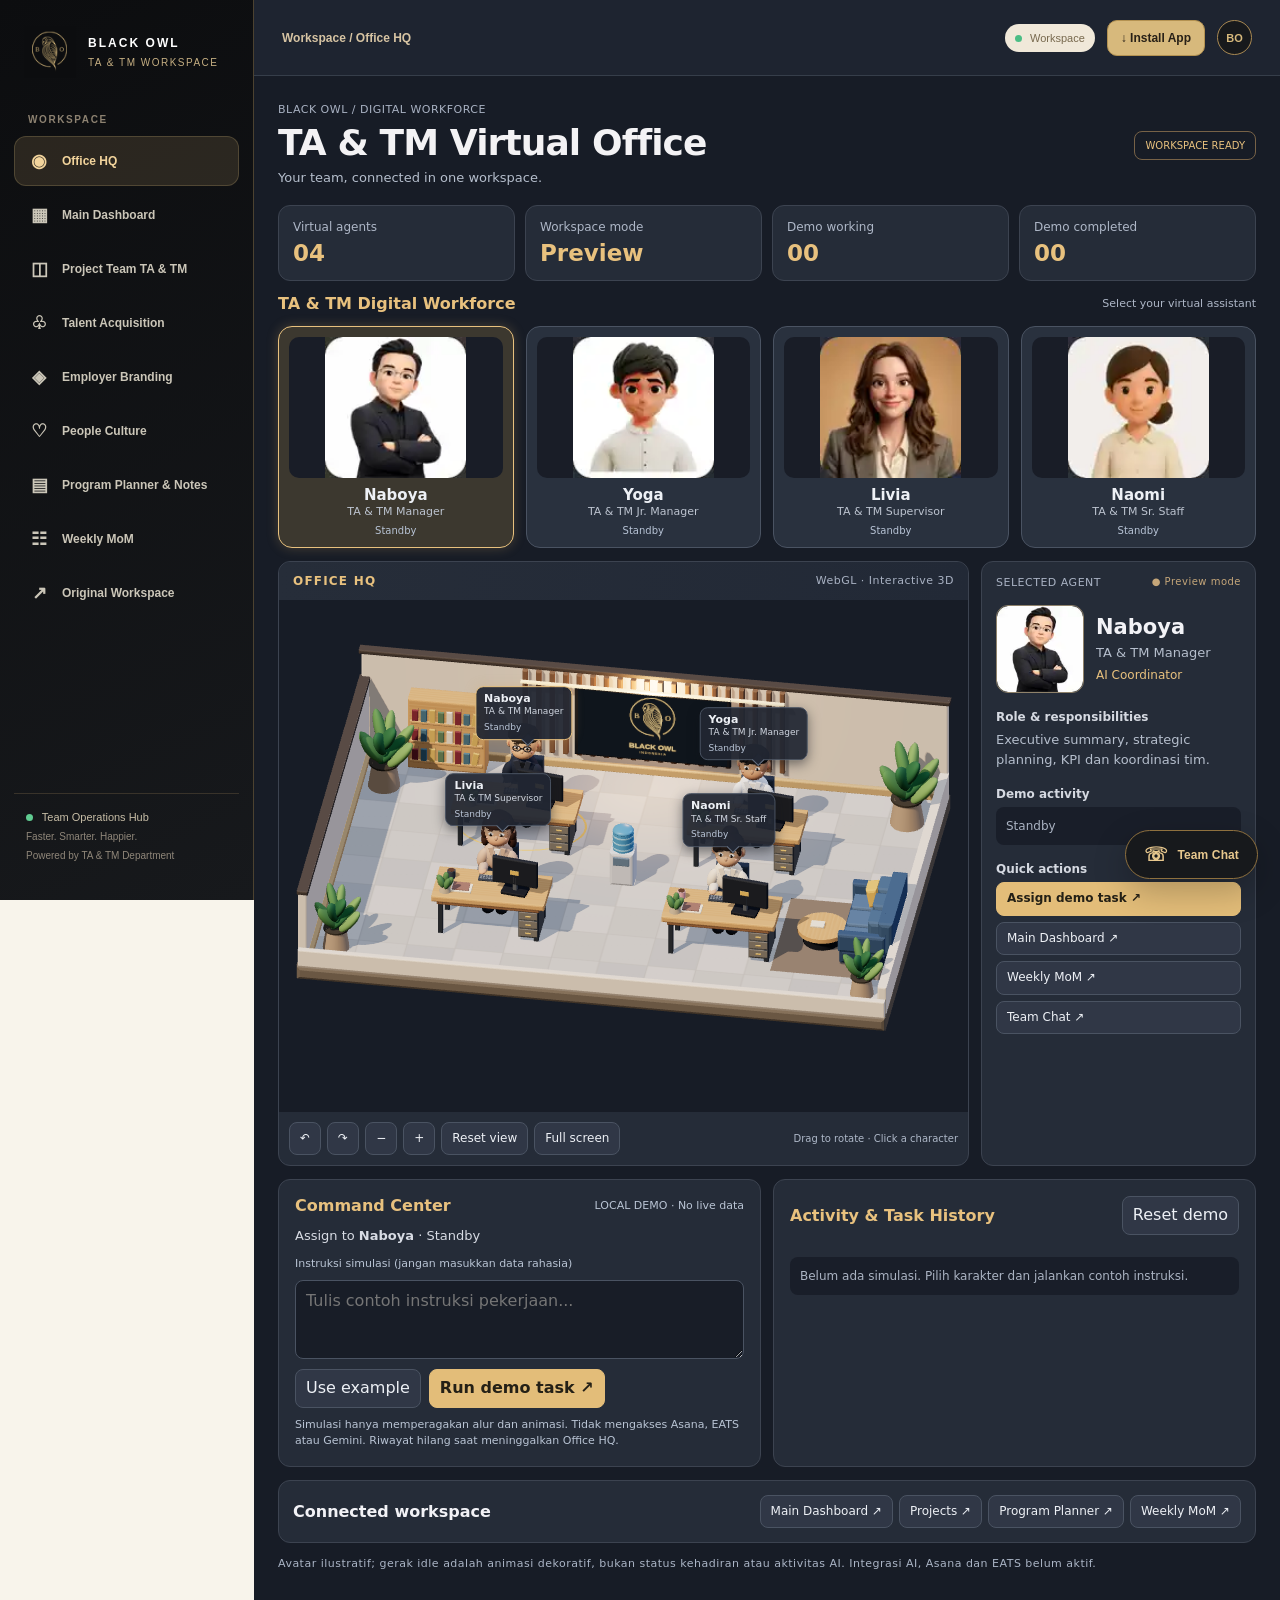
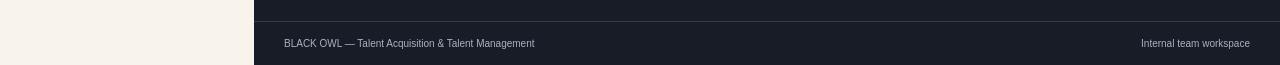
<file: index.html>
<!doctype html>
<html lang="id">
<head>
  <meta charset="utf-8">
  <meta name="viewport" content="width=device-width,initial-scale=1,viewport-fit=cover">
  <meta name="theme-color" content="#0C0D0F">
  <meta name="description" content="Black Owl TA & TM — Projects, Dashboard, People & Team Workspace">
  <meta name="robots" content="noindex,nofollow,noarchive">
  <meta name="apple-mobile-web-app-capable" content="yes">
  <meta name="apple-mobile-web-app-status-bar-style" content="black-translucent">
  <meta name="apple-mobile-web-app-title" content="TA & TM">
  <meta name="mobile-web-app-capable" content="yes">
  <title>TA & TM Workspace | Black Owl</title>
  <link rel="manifest" href="./manifest.webmanifest">
  <link rel="icon" type="image/png" sizes="192x192" href="./icon-192.png">
  <link rel="apple-touch-icon" sizes="180x180" href="./icon-180.png">
  <link rel="stylesheet" href="./styles.css">
  <link rel="stylesheet" href="./office-hq.css">
  <script src="https://accounts.google.com/gsi/client" async defer></script>
  <script src="./config.js" defer></script>
  <script src="./dashboard-live.js" defer></script>
  <script src="./weekly-mom.js" defer></script>
  <script src="./planner-live.js" defer></script>
  <script src="./office-hq.js" defer></script>
  <script src="./app.js" defer></script>
</head>
<body>
  <div id="splash" class="splash" aria-live="polite">
    <img src="./icon-192.png" alt="Black Owl">
    <strong>BLACK OWL</strong>
    <span>TA & TM WORKSPACE</span>
    <div class="splash-loading" aria-hidden="true"></div>
  </div>
  <div id="app" class="app" hidden>
    <aside class="sidebar" aria-label="Navigasi utama">
      <div class="side-brand"><img src="./icon-64.png" alt="Logo Black Owl"><div><strong>BLACK OWL</strong><span>TA & TM WORKSPACE</span></div></div>
      <div class="side-label">WORKSPACE</div>
      <nav id="sideMenu"></nav>
      <div class="side-footer">
        <div class="side-footer-brand"><span class="status-dot"></span> Team Operations Hub</div>
        <small>Faster. Smarter. Happier.</small>
        <small>Powered by TA & TM Department</small>
      </div>
    </aside>
    <div class="main-layout">
      <header class="topbar">
        <div class="mobile-title"><img src="./icon-64.png" alt=""><strong>BLACK OWL <em>TA & TM</em></strong></div>
        <div class="breadcrumb" id="breadcrumb">Workspace / Main Dashboard</div>
        <div class="header-actions">
          <span class="live-indicator"><span></span> Workspace</span>
          <button type="button" id="installBtn" class="install-button" hidden>↓ Install App</button>
          <button type="button" id="moreBtn" class="circle-button mobile-only" aria-label="Buka semua menu">☰</button>
          <span class="header-avatar" aria-label="Black Owl">BO</span>
        </div>
      </header>
      <main id="content" tabindex="-1"></main>
      <footer class="desktop-footer"><span>BLACK OWL — Talent Acquisition & Talent Management</span><span>Internal team workspace</span></footer>
    </div>
  </div>
  <nav class="bottom-nav" id="bottomNav" aria-label="Navigasi mobile" hidden></nav>
  <div class="mobile-backdrop" id="mobileBackdrop" hidden></div>
  <div class="mobile-drawer" id="mobileDrawer" aria-label="Semua menu" hidden><div class="drawer-head"><b>Menu Workspace</b><button id="closeDrawer" aria-label="Tutup menu">✕</button></div><nav id="drawerMenu"></nav></div>
  <div id="toast" class="toast" hidden role="status"></div>
  <button id="chatLauncher" type="button" class="chat-launcher" aria-controls="chatPanel" aria-expanded="false" aria-label="Buka TA & TM Team Chat">
    <span class="chat-bubble-icon" aria-hidden="true">☏</span><span>Team Chat</span>
  </button>
  <section id="chatPanel" class="chat-panel" aria-label="TA & TM Team Chat" hidden>
    <header class="chat-panel-head">
      <div class="chat-panel-title"><span class="chat-mini-logo">BO</span><div><b>TA & TM Team Chat</b><small id="chatStatus">Memeriksa koneksi...</small></div></div>
      <button type="button" id="chatClose" aria-label="Tutup Chat">✕</button>
    </header>
    <div id="chatNotConfigured" class="chat-not-configured" hidden>
      <div class="chat-empty-icon">✉</div>
      <h3>Team Chat siap dipasang</h3>
      <p>Mini chat sudah ada di PWA. Untuk saling mengirim pesan antaranggota tim, aktifkan Google Apps Script Team Chat terlebih dahulu.</p>
      <p class="chat-small">Panduan konfigurasi tersedia di folder <b>chat-backend</b> pada repository GitHub.</p>
      <a href="https://github.com/boyhcblackowl-coder/BlackOwl-TATM-PWA/tree/main/chat-backend" target="_blank" rel="noopener noreferrer">Lihat panduan aktivasi ↗</a>
    </div>
    <iframe id="chatFrame" class="chat-iframe" title="Black Owl TA & TM Team Chat" loading="lazy" hidden></iframe>
    <div class="chat-panel-footer">
      <small>Pesan tersimpan di Google Sheets setelah backend diaktifkan.</small>
      <a id="chatOpen" href="#" target="_blank" rel="noopener noreferrer" hidden>Buka Chat ↗</a>
    </div>
  </section>
</body>
</html>
</file>
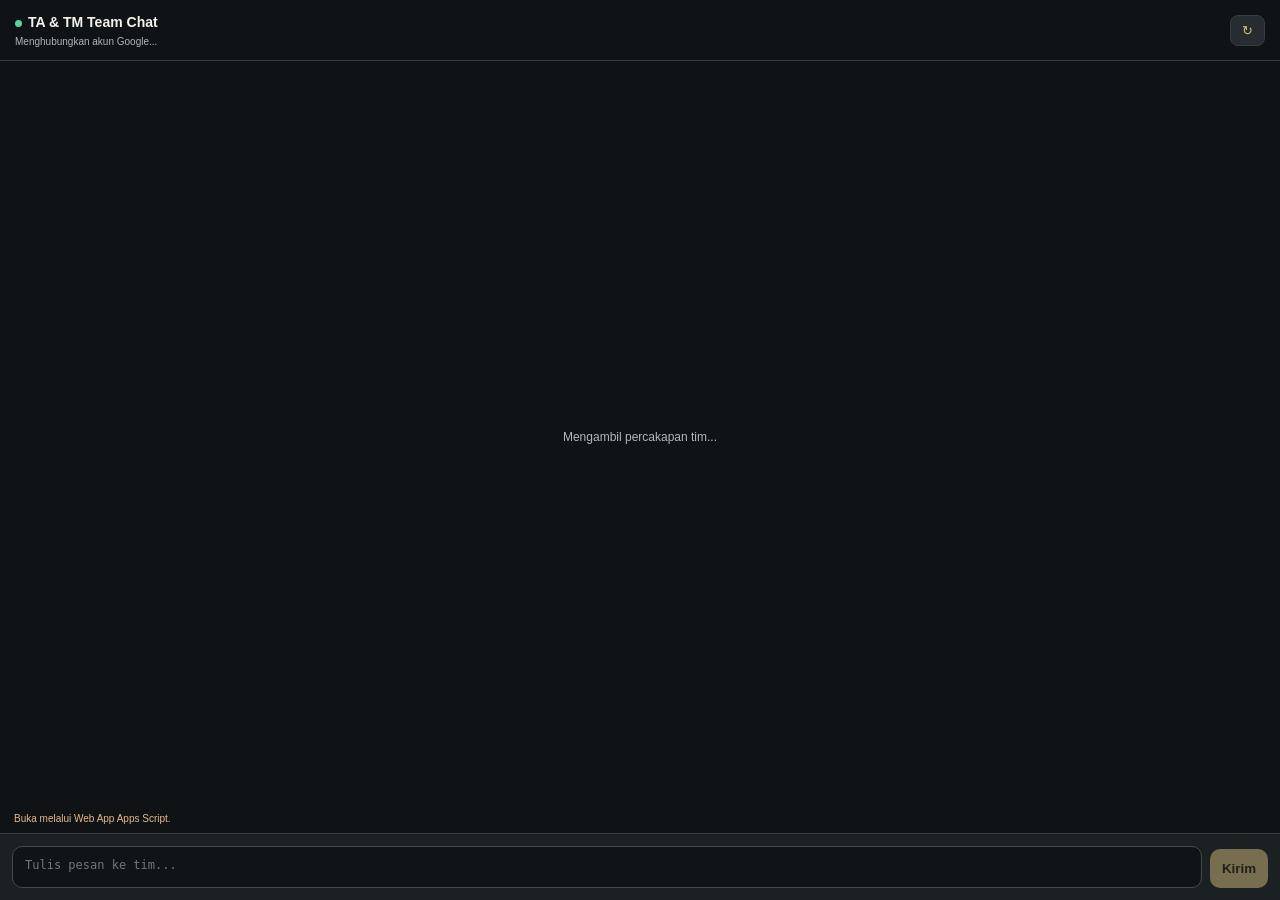
<file: chat-backend/Index.html>
<!DOCTYPE html>
<html lang="id">
<head>
<meta charset="UTF-8">
<meta name="viewport" content="width=device-width,initial-scale=1,viewport-fit=cover">
<base target="_blank">
<title>Black Owl — TA & TM Team Chat</title>
<style>
:root{color-scheme:dark;--bg:#101315;--panel:#1b2023;--edge:#343d42;--gold:#d7b97c;--text:#f5f2ec;--muted:#acb7bc}
*{box-sizing:border-box}html,body{height:100%;margin:0;font-family:Arial,system-ui,sans-serif;background:var(--bg);color:var(--text)}
.app{height:100dvh;min-height:320px;display:flex;flex-direction:column}
.head{padding:13px 15px;border-bottom:1px solid var(--edge);display:flex;justify-content:space-between;gap:9px;align-items:center}
.head b{font-size:14px}.head small{display:block;color:var(--muted);font-size:10px;margin-top:5px}
.dot{display:inline-block;width:7px;height:7px;border-radius:50%;background:#58d4a3;margin-right:6px}
.refresh{background:#262c30;border:1px solid var(--edge);color:var(--gold);padding:7px 11px;border-radius:8px}
.log{flex:1;overflow:auto;padding:14px;display:flex;flex-direction:column;gap:11px;overscroll-behavior:contain}
.bubble{max-width:85%;align-self:flex-start;background:#242a2f;border:1px solid #353d43;border-radius:13px 13px 13px 3px;padding:10px 12px;word-break:break-word}
.bubble.me{align-self:flex-end;background:#413420;border-color:#75613f;border-radius:13px 13px 3px 13px}
.sender{font-size:10px;color:var(--gold);font-weight:bold}.when{font-size:9px;color:#a2a4a3;margin-top:6px}.msg{white-space:pre-wrap;line-height:1.45;font-size:12px;margin-top:5px}
.empty{align-self:center;text-align:center;margin:auto;color:#afb9bf;font-size:12px;line-height:1.7;max-width:300px}
.form{display:flex;gap:8px;align-items:flex-end;border-top:1px solid var(--edge);padding:12px;background:var(--panel)}
textarea{flex:1;min-width:0;resize:none;border-radius:10px;border:1px solid #414b50;background:#101417;color:#fff;padding:10px 12px;line-height:1.4;font-size:12px;min-height:42px;max-height:95px}
button.send{background:var(--gold);color:#251e13;font-weight:800;border:0;border-radius:10px;padding:12px}
button:disabled{opacity:.5}#status{font-size:10px;color:#e5b98c;padding:0 14px 8px;min-height:20px}
</style>
</head>
<body>
<div class="app">
  <header class="head"><div><b><span class="dot"></span>TA & TM Team Chat</b><small id="who">Menghubungkan akun Google...</small></div><button class="refresh" id="refresh" aria-label="Refresh">↻</button></header>
  <main class="log" id="messages"><div class="empty">Mengambil percakapan tim...</div></main>
  <div id="status" role="status"></div>
  <form class="form" id="form"><textarea id="message" maxlength="1500" rows="1" placeholder="Tulis pesan ke tim..." aria-label="Pesan" disabled></textarea><button class="send" id="send" type="submit" disabled>Kirim</button></form>
</div>
<script>
(function(){
  const log=document.getElementById('messages'), form=document.getElementById('form');
  const box=document.getElementById('message'), btn=document.getElementById('send');
  const who=document.getElementById('who'), status=document.getElementById('status');
  let user='', busy=false, ready=false, signature='';
  const err=e=>{status.textContent=(e&&e.message)||String(e)||'Koneksi gagal';};
  const stamp=s=>{try{return new Date(s).toLocaleString('id-ID',{day:'2-digit',month:'short',hour:'2-digit',minute:'2-digit',timeZone:'Asia/Jakarta'});}catch(e){return '';}};
  function display(data){
    ready=true;user=data.viewer.email;box.disabled=false;btn.disabled=false;
    who.textContent='Akun Google: '+user;
    const sig=JSON.stringify((data.messages||[]).map(x=>x.id));
    if(sig===signature)return;
    signature=sig;
    log.replaceChildren();
    if(!(data.messages||[]).length){
      const empty=document.createElement('div');empty.className='empty';
      empty.textContent='Belum ada percakapan. Kirim pesan pertama ke tim.';
      log.appendChild(empty);return;
    }
    for(const m of data.messages){
      const row=document.createElement('div');
      row.className='bubble'+(m.senderEmail===user?' me':'');
      const name=document.createElement('div');name.className='sender';name.textContent=m.senderName;
      const message=document.createElement('div');message.className='msg';message.textContent=m.text;
      const time=document.createElement('div');time.className='when';time.textContent=stamp(m.at);
      row.append(name,message,time);log.appendChild(row);
    }
    log.scrollTop=log.scrollHeight;
  }
  function load(){
    if(busy||document.hidden)return;
    if(!window.google||!google.script||!google.script.run){err(new Error('Buka melalui Web App Apps Script.'));return;}
    google.script.run.withSuccessHandler(data=>{status.textContent='';display(data);})
      .withFailureHandler(err).getTeamChatMessages();
  }
  form.addEventListener('submit',e=>{
    e.preventDefault();if(!ready||busy)return;
    const text=box.value.trim();if(!text)return;
    busy=true;btn.disabled=true;status.textContent='Mengirim...';
    google.script.run.withSuccessHandler(()=>{
      box.value='';busy=false;btn.disabled=false;status.textContent='Pesan terkirim';load();
    }).withFailureHandler(e=>{
      busy=false;btn.disabled=false;err(e);
    }).sendTeamChatMessage(text);
  });
  box.addEventListener('keydown',e=>{if(e.key==='Enter'&&!e.shiftKey){e.preventDefault();form.requestSubmit();}});
  document.getElementById('refresh').addEventListener('click',load);
  load();
  setInterval(load,8000);
})();
</script>
</body>
</html>
</file>
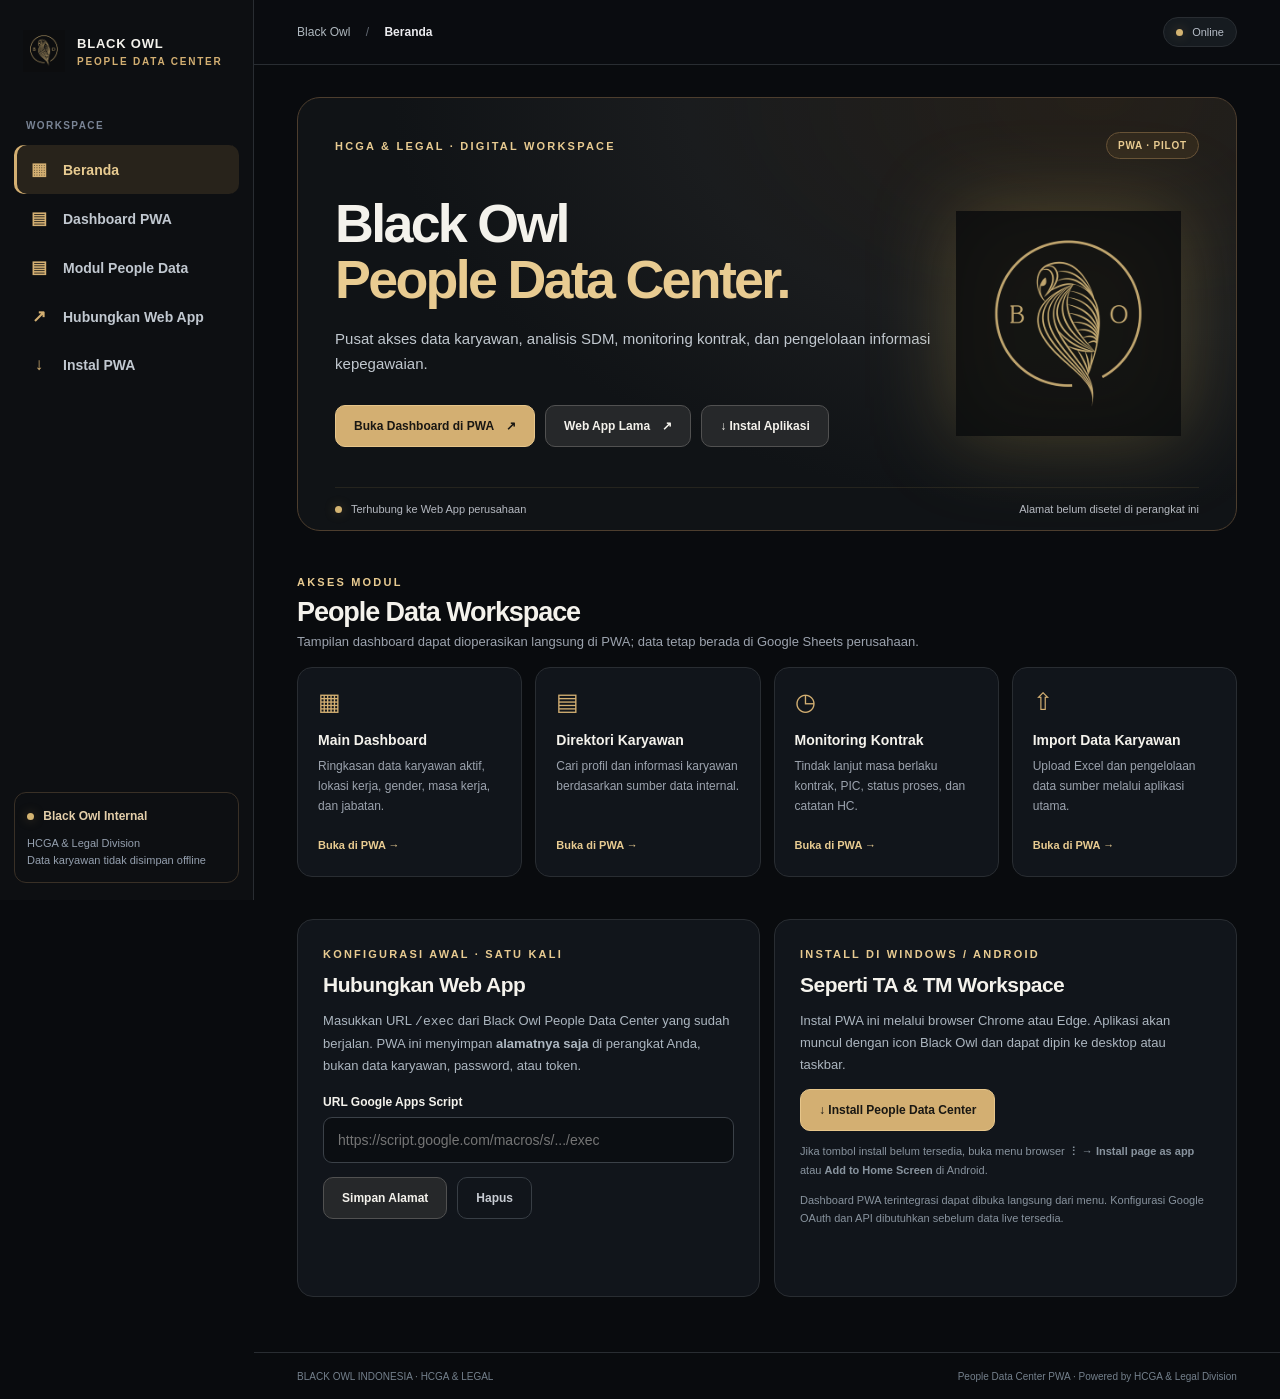
<file: people-data-center/index.html>
<!doctype html>
<html lang="id">
<head>
<meta charset="utf-8">
<meta name="viewport" content="width=device-width, initial-scale=1, viewport-fit=cover">
<meta name="theme-color" content="#0b0d10">
<meta name="description" content="PWA akses internal Black Owl People Data Center untuk HCGA & Legal.">
<meta name="robots" content="noindex,nofollow,noarchive">
<meta name="color-scheme" content="dark">
<meta name="apple-mobile-web-app-capable" content="yes">
<meta name="apple-mobile-web-app-status-bar-style" content="black-translucent">
<meta name="apple-mobile-web-app-title" content="People Data">
<link rel="icon" type="image/png" href="../icon-192.png">
<link rel="apple-touch-icon" href="../icon-180.png">
<link rel="manifest" href="./manifest.webmanifest">
<link rel="stylesheet" href="./styles.css">
<script src="./app.js" defer></script>
<title>Black Owl People Data Center</title>
</head>
<body>
<div class="layout">
  <aside class="sidebar">
    <div class="brand"><img src="../icon-192.png" alt="Logo Black Owl"><div><strong>BLACK OWL</strong><span>PEOPLE DATA CENTER</span></div></div>
    <div class="sidebar-heading">WORKSPACE</div>
    <nav aria-label="Menu aplikasi">
      <button class="nav-link selected" type="button" data-go="home"><span class="nav-icon">▦</span> Beranda</button>
      <a class="nav-link" href="./live/"><span class="nav-icon">▤</span> Dashboard PWA</a>
      <button class="nav-link" type="button" data-go="modules"><span class="nav-icon">▤</span> Modul People Data</button>
      <button class="nav-link" type="button" data-go="connect"><span class="nav-icon">↗</span> Hubungkan Web App</button>
      <button class="nav-link" type="button" data-go="install"><span class="nav-icon">↓</span> Instal PWA</button>
    </nav>
    <div class="side-footer"><span class="live-dot"></span> Black Owl Internal<br><small>HCGA & Legal Division<br>Data karyawan tidak disimpan offline</small></div>
  </aside>
  <div class="main-shell">
    <header class="topbar"><span class="breadcrumbs">Black Owl <span class="chevron">/</span> <b id="crumb">Beranda</b></span><span class="status"><span class="live-dot"></span> <span id="networkText">Memeriksa koneksi</span></span></header>
    <main id="content">
      <section class="hero" id="home">
        <div class="hero-top"><span class="eyebrow">HCGA & LEGAL · DIGITAL WORKSPACE</span><span class="pill">PWA · PILOT</span></div>
        <div class="hero-grid"><div><h1>Black Owl<br><em>People Data Center.</em></h1><p>Pusat akses data karyawan, analisis SDM, monitoring kontrak, dan pengelolaan informasi kepegawaian.</p>
        <div class="actions"><a class="btn primary" href="./live/">Buka Dashboard di PWA <span>↗</span></a><button type="button" class="btn secondary" id="openMain">Web App Lama <span>↗</span></button><button type="button" class="btn secondary" id="installMain">↓ Instal Aplikasi</button></div></div>
        <div class="hero-mark" aria-hidden="true"><img src="../icon-512.png" alt=""></div></div>
        <div class="hero-bottom"><span><span class="live-dot"></span> Terhubung ke Web App perusahaan</span><span id="linkStatus">Alamat belum disetel di perangkat ini</span></div>
      </section>
      <section class="section" id="modules"><div class="section-head"><div><span class="eyebrow">AKSES MODUL</span><h2>People Data Workspace</h2><p>Tampilan dashboard dapat dioperasikan langsung di PWA; data tetap berada di Google Sheets perusahaan.</p></div></div>
        <div class="module-grid">
          <a class="module" href="./live/?view=overview"><span class="module-symbol">▦</span><h3>Main Dashboard</h3><p>Ringkasan data karyawan aktif, lokasi kerja, gender, masa kerja, dan jabatan.</p><span class="link-text">Buka di PWA →</span></a>
          <a class="module" href="./live/?view=directory"><span class="module-symbol">▤</span><h3>Direktori Karyawan</h3><p>Cari profil dan informasi karyawan berdasarkan sumber data internal.</p><span class="link-text">Buka di PWA →</span></a>
          <a class="module" href="./live/?view=contracts"><span class="module-symbol">◷</span><h3>Monitoring Kontrak</h3><p>Tindak lanjut masa berlaku kontrak, PIC, status proses, dan catatan HC.</p><span class="link-text">Buka di PWA →</span></a>
          <a class="module" href="./live/?view=import"><span class="module-symbol">⇧</span><h3>Import Data Karyawan</h3><p>Upload Excel dan pengelolaan data sumber melalui aplikasi utama.</p><span class="link-text">Buka di PWA →</span></a>
        </div>
      </section>
      <div class="section two-col">
        <section class="panel" id="connect"><span class="eyebrow">KONFIGURASI AWAL · SATU KALI</span><h2>Hubungkan Web App</h2><p>Masukkan URL <code>/exec</code> dari Black Owl People Data Center yang sudah berjalan. PWA ini menyimpan <b>alamatnya saja</b> di perangkat Anda, bukan data karyawan, password, atau token.</p>
          <label for="webappUrl">URL Google Apps Script</label><input id="webappUrl" type="url" inputmode="url" spellcheck="false" placeholder="https://script.google.com/macros/s/.../exec" autocomplete="off">
          <div class="inline-actions"><button type="button" class="btn secondary" id="saveUrl">Simpan Alamat</button><button type="button" class="btn subtle" id="clearUrl">Hapus</button></div><p class="feedback" id="feedback" role="status" aria-live="polite"></p>
        </section>
        <section class="panel" id="install"><span class="eyebrow">INSTALL DI WINDOWS / ANDROID</span><h2>Seperti TA & TM Workspace</h2><p>Instal PWA ini melalui browser Chrome atau Edge. Aplikasi akan muncul dengan icon Black Owl dan dapat dipin ke desktop atau taskbar.</p>
          <button type="button" class="btn primary" id="installPanel">↓ Install People Data Center</button>
          <p class="note">Jika tombol install belum tersedia, buka menu browser <b>⋮ → Install page as app</b> atau <b>Add to Home Screen</b> di Android.</p>
          <p class="note">Dashboard PWA terintegrasi dapat dibuka langsung dari menu. Konfigurasi Google OAuth dan API dibutuhkan sebelum data live tersedia.</p>
        </section>
      </div>
    </main>
    <footer class="footer"><span>BLACK OWL INDONESIA · HCGA & LEGAL</span><span>People Data Center PWA · Powered by HCGA & Legal Division</span></footer>
  </div>
</div>
<div class="toast" id="toast" role="status" aria-live="polite" hidden></div>
</body>
</html>
</file>
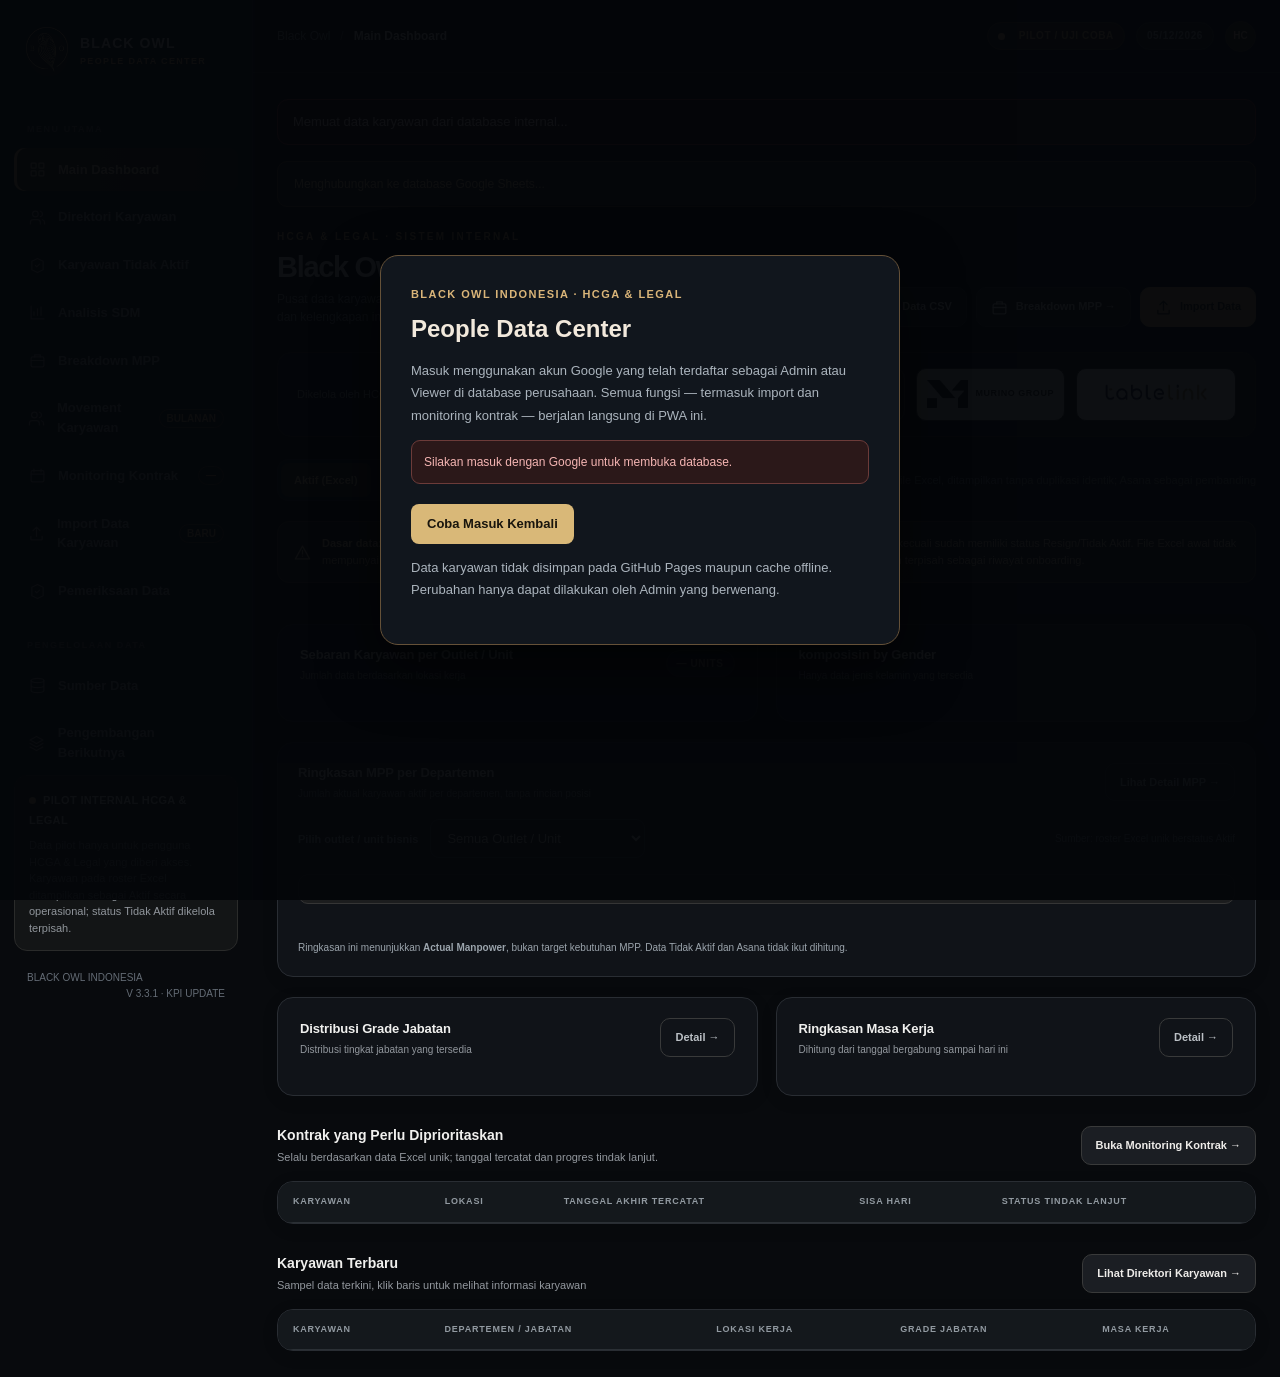
<file: people-data-center/live/index.html>
<!doctype html>
<html lang="id">
<head>
<meta charset="utf-8" />
<meta name="viewport" content="width=device-width, initial-scale=1" />
<meta name="color-scheme" content="dark" />
<title>Black Owl People Data Center — Live PWA</title>
<meta name="theme-color" content="#0b0d10">
<meta name="robots" content="noindex,nofollow,noarchive">
<meta name="referrer" content="strict-origin-when-cross-origin">
<link rel="manifest" href="../manifest.webmanifest">
<link rel="icon" href="../../icon-192.png" type="image/png">
<link rel="apple-touch-icon" href="../../icon-180.png">
<link rel="stylesheet" href="./styles.css?v=20261127-movement1">
</head>
<body>
<div class="app">
 <aside class="sidebar" id="sidebar">
  <div class="side-logo"><img class="owl-symbol" src="[data-uri]" alt="Logo Black Owl" /><div><div class="brand-main">BLACK OWL</div><div class="brand-sub">People Data Center</div></div></div>
  <div class="side-label">MENU UTAMA</div>
  <nav class="nav" id="nav">
   <button data-view="overview" class="active"><span class="ico" data-icon="layout"></span>Main Dashboard</button>
   <button data-view="directory"><span class="ico" data-icon="users"></span>Direktori Karyawan</button>
   <button data-view="directory" data-default-scope="inactive"><span class="ico" data-icon="shield"></span>Karyawan Tidak Aktif</button>
   <button data-view="analytics"><span class="ico" data-icon="chart"></span>Analisis SDM</button>
   <button data-view="mpp"><span class="ico" data-icon="briefcase"></span>Breakdown MPP</button>
   <button data-view="movement"><span class="ico" data-icon="users"></span>Movement Karyawan <span class="nav-count">BULANAN</span></button>
    <button data-view="contracts"><span class="ico" data-icon="calendar"></span>Monitoring Kontrak <span class="nav-count" id="contractNavCount">—</span></button>
   <button data-view="import"><span class="ico" data-icon="upload"></span>Import Data Karyawan <span class="nav-count">BARU</span></button>
   <button data-view="quality"><span class="ico" data-icon="shield"></span>Pemeriksaan Data</button>
  </nav>
  <div class="side-label">PENGELOLAAN DATA</div>
  <nav class="nav"><button data-view="sources"><span class="ico" data-icon="database"></span>Sumber Data</button><button data-view="roadmap"><span class="ico" data-icon="layers"></span>Pengembangan Berikutnya</button></nav>
  <div class="side-bottom"><div><span class="status-dot"></span><strong>PILOT INTERNAL HCGA &amp; LEGAL</strong></div><p>Data pilot hanya untuk pengguna HCGA &amp; Legal yang diberi akses. Karyawan pada roster Excel ditampilkan sebagai Aktif secara operasional; status Tidak Aktif dikelola terpisah.</p></div>
  <div class="side-footer">BLACK OWL INDONESIA <span style="float:right">V 3.3.1 · KPI UPDATE</span></div>
 </aside>
 <main class="main">
  <header class="topbar"><div class="breadcrumb"><button class="mobile-menu" id="mobileMenu" aria-label="Open menu">☰</button>Black Owl <span style="color:#525a62">/</span> <strong id="crumb">Main Dashboard</strong></div><div class="bar-right"><span class="pill"><span class="status-dot"></span>PILOT / UJI COBA</span><span class="pill light-pill" id="headerDate">—</span><span class="avatar">HC</span></div></header>
  <div class="content"><div id="accessAlert" class="unauthorized" role="alert"></div><div id="appBootStatus" class="boot-banner" role="status">Mengaktifkan aplikasi... Jika pesan ini tidak hilang, JavaScript belum berhasil dijalankan. Periksa kembali file Index dan buka Console browser (F12).</div>
   <div class="view active" id="view-overview">
    <div class="intro"><div><div class="eyebrow">HCGA &amp; LEGAL · SISTEM INTERNAL</div><h1 class="page-title">Black Owl People Data Center</h1><p>Pusat data karyawan seluruh unit. Pantau jumlah data karyawan, lokasi kerja, masa kerja, jabatan, dan kelengkapan informasi dari satu tempat.</p></div><div class="intro-actions"><button class="btn" data-action="export"><span class="ico" data-icon="download"></span>Unduh Data CSV</button><button class="btn" data-go="mpp"><span class="ico" data-icon="briefcase"></span>Breakdown MPP →</button><button class="btn primary" data-go="import"><span class="ico" data-icon="upload"></span>Import Data</button></div></div>
    <div class="company-bar" aria-label="Identitas grup perusahaan"><div class="company-caption">Dikelola oleh HCGA &amp; Legal · Lingkup grup</div><div class="company-logos"><div class="corp-logo primary" title="Black Owl Indonesia"><img src="[data-uri]" alt="Logo Black Owl"/><span>BLACK OWL</span></div><div class="corp-logo murino" title="Murino Group"><img src="[data-uri]" alt="Logo Murino Group"/><span>MURINO GROUP</span></div><div class="corp-logo tablelink" title="Tablelink"><img src="[data-uri]" alt="Logo Tablelink"/></div></div></div>
    <div class="scope-line"><div class="scope" id="scopeSwitcher"><button data-scope="overall" class="active">Aktif (Excel)</button><button data-scope="inactive">Tidak Aktif</button><button data-scope="roster">Semua Data Excel</button><button data-scope="asana">Asana Selesai</button></div><span class="scope-help" id="scopeHelp">5 file Excel, ditampilkan tanpa duplikasi identik; Asana sebagai pembanding</span></div>
    <div class="note"><span class="ico" data-icon="alert"></span><div><strong>Dasar data: roster Excel.</strong> Seluruh data karyawan pada lima file Excel diperlakukan sebagai Aktif secara operasional, kecuali sudah memiliki status Resign/Tidak Aktif. File Excel awal tidak mempunyai kolom Status Karyawan; angka aktif adalah berdasarkan roster, bukan verifikasi Payroll. Asana ditampilkan terpisah sebagai riwayat onboarding.</div></div>
    <div class="kpis" id="overviewKpis"></div>
    <div class="dashboard-extras" id="overviewExtra"></div>
    <div class="grid2">
      <section class="card panel"><div class="panelhead"><div><div class="panel-title">Sebaran Karyawan per Outlet / Unit</div><div class="panel-sub">Jumlah data berdasarkan lokasi kerja</div></div><span class="pill light-pill" id="locationCount">— units</span></div><div id="locationBars"></div></section>
      <section class="card panel"><div class="panelhead"><div><div class="panel-title">komposisin by Gender</div><div class="panel-sub">Hanya data jenis kelamin yang tersedia</div></div></div><div id="genderDonut"></div></section>
    </div>

    <section class="card panel mpp-overview-card" aria-label="Ringkasan MPP per Departemen">
      <div class="panelhead">
        <div><div class="panel-title">Ringkasan MPP per Departemen</div><div class="panel-sub">Jumlah aktual karyawan aktif per departemen, tanpa rincian posisi</div></div>
        <button class="btn ghost" type="button" id="mppOverviewOpen">Lihat Detail MPP →</button>
      </div>
      <div class="mpp-overview-toolbar">
        <label for="mppOverviewUnit">Pilih outlet / unit bisnis</label>
        <select id="mppOverviewUnit" aria-label="Filter outlet untuk ringkasan MPP">
          <option value="">Semua Outlet / Unit</option>
        </select>
        <span class="mpp-overview-help">Sumber: roster Excel unik berstatus Aktif</span>
      </div>
      <div id="mppOverviewStats" class="mpp-overview-stats" aria-live="polite"></div>
      <div id="mppOverviewDepartments" class="mpp-overview-departments"></div>
      <div class="mpp-overview-foot">Ringkasan ini menunjukkan <strong>Actual Manpower</strong>, bukan target kebutuhan MPP. Data Tidak Aktif dan Asana tidak ikut dihitung.</div>
    </section>
    <div class="grid22">
      <section class="card panel"><div class="panelhead"><div><div class="panel-title">Distribusi Grade Jabatan</div><div class="panel-sub">Distribusi tingkat jabatan yang tersedia</div></div><button class="btn ghost" data-go="analytics">Detail →</button></div><div id="gradeBars"></div></section>
      <section class="card panel"><div class="panelhead"><div><div class="panel-title">Ringkasan Masa Kerja</div><div class="panel-sub">Dihitung dari tanggal bergabung sampai hari ini</div></div><button class="btn ghost" data-go="analytics">Detail →</button></div><div id="tenureBars"></div></section>
    </div>
    <div class="section-head"><div><h3>Kontrak yang Perlu Diprioritaskan</h3><p>Selalu berdasarkan data Excel unik; tanggal tercatat dan progres tindak lanjut.</p></div><button class="btn" data-go="contracts">Buka Monitoring Kontrak →</button></div>
    <div class="card table-wrap"><table class="data-table"><thead><tr><th>Karyawan</th><th>Lokasi</th><th>Tanggal Akhir Tercatat</th><th>Sisa Hari</th><th>Status Tindak Lanjut</th></tr></thead><tbody id="urgentContractRows"></tbody></table></div>
    <div class="section-head"><div><h3>Karyawan Terbaru</h3><p>Sampel data terkini, klik baris untuk melihat informasi karyawan</p></div><button class="btn" data-go="directory">Lihat Direktori Karyawan →</button></div>
    <div class="card table-wrap"><table class="data-table"><thead><tr><th>Karyawan</th><th>Departemen / Jabatan</th><th>Lokasi Kerja</th><th>Grade Jabatan</th><th>Masa Kerja</th></tr></thead><tbody id="quickRows"></tbody></table></div>
   </div>
   <div class="view" id="view-directory">
     <div class="intro"><div><div class="eyebrow">DIREKTORI DAN PROFIL KARYAWAN</div><h1 class="page-title">Direktori Karyawan</h1><p>Cari informasi karyawan, masa kerja, lokasi, dan jenjang jabatan. Klik baris untuk membuka profil.</p></div><div class="intro-actions"><button class="btn" data-action="export">Unduh CSV</button><button class="btn primary" data-go="import">+ Tambah Data</button></div></div>
     <div class="scope-line"><div class="scope" id="scopeSwitcher2"><button data-scope="overall" class="active">Aktif (Excel)</button><button data-scope="inactive">Tidak Aktif</button><button data-scope="roster">Semua Data Excel</button><button data-scope="asana">Asana Selesai</button></div><span class="scope-help" id="directoryCount">—</span></div>
     <div class="filters"><input id="searchName" placeholder="Cari nama, Employee ID, jabatan, departemen..."/><select id="filterUnit"><option value="">Semua lokasi</option></select><select id="filterGrade"><option value="">Semua grade</option></select><select id="filterGender"><option value="">Semua jenis kelamin</option><option value="Male">Laki-laki</option><option value="Female">Perempuan</option></select><button class="btn ghost" id="resetFilters">Reset filter</button></div>
     <div class="card table-wrap"><table class="data-table"><thead><tr><th>Nama / ID Karyawan</th><th>Departemen / Jabatan</th><th>Lokasi Kerja</th><th>Grade Jabatan</th><th>Jenis Kelamin</th><th>Masa Kerja</th><th>Akhir Kontrak</th><th>Status Karyawan</th></tr></thead><tbody id="directoryRows"></tbody></table><div class="pagination"><span id="paginationText">—</span><div class="flexrow"><button class="btn" id="prevPage">← Prev</button><button class="btn" id="nextPage">Next →</button></div></div></div>
   </div>
   <div class="view" id="view-analytics">
    <div class="intro"><div><div class="eyebrow">ANALISIS KARYAWAN</div><h1 class="page-title">Analisis SDM</h1><p>Ringkasan data berdasarkan outlet, departemen, grade jabatan, dan masa kerja.</p></div></div>
    <div class="scope-line"><div class="scope" id="scopeSwitcher3"><button data-scope="overall" class="active">Aktif (Excel)</button><button data-scope="inactive">Tidak Aktif</button><button data-scope="roster">Semua Data Excel</button><button data-scope="asana">Asana Selesai</button></div></div>
    <div class="metricline" id="analyticsMetrics"></div>
    <div class="grid22"><section class="card panel"><div class="panelhead"><div><div class="panel-title">Jumlah per Departemen</div><div class="panel-sub">Departemen dengan jumlah karyawan paling banyak</div></div></div><div id="deptBars"></div></section><section class="card panel"><div class="panelhead"><div><div class="panel-title">Komposisi Grade Jabatan</div><div class="panel-sub">Distribusi grade jabatan</div></div></div><div id="gradeBarsFull"></div></section></div>
    <div class="grid22"><section class="card panel"><div class="panelhead"><div><div class="panel-title">Rentang Masa Kerja</div><div class="panel-sub">Berdasarkan tanggal bergabung</div></div></div><div id="tenureBarsFull"></div></section><section class="card panel"><div class="panelhead"><div><div class="panel-title">Pemantauan Akhir Kontrak</div><div class="panel-sub">Berdasarkan tanggal di file, belum validasi status kontrak</div></div></div><div id="contractPanel"></div></section></div>
    <div class="grid22"><section class="card panel"><div class="panelhead"><div><div class="panel-title">Jumlah per PT / Badan Usaha</div><div class="panel-sub">Nama PT dapat dilengkapi dari sumber resmi sesuai lokasi kerja</div></div></div><div id="ptBars"></div></section><section class="card panel"><div class="panelhead"><div><div class="panel-title">Karyawan Berdasarkan Bulan Masuk</div><div class="panel-sub">Berdasarkan tanggal bergabung dalam 8 bulan terakhir</div></div></div><div id="cohortBars"></div></section></div>
   </div>


   <div class="view" id="view-mpp">
    <div class="intro"><div><div class="eyebrow">MANPOWER PLANNING · PER OUTLET &amp; POSISI</div><h1 class="page-title">Breakdown MPP</h1><p>Jumlah karyawan aktual per outlet, departemen, dan posisi. Klik posisi untuk melihat nama karyawan pada Direktori Karyawan.</p></div><div class="intro-actions"><button class="btn" type="button" id="mppExport">Unduh Actual CSV</button><button class="btn primary" type="button" id="mppTemplate">Template Target MPP</button></div></div>
    <div class="note"><span class="ico" data-icon="alert"></span><div><strong>Actual ≠ Target MPP.</strong> Actual dihitung dari karyawan unik berstatus Aktif pada roster Excel. Kolom Target MPP dan Selisih belum dapat diisi otomatis karena kebutuhan target per posisi belum disediakan. Karyawan tidak aktif serta task Asana tidak dihitung sebagai manpower aktif.</div></div>
    <div class="mpp-filters"><label>Unit Bisnis / Outlet<select id="mppUnit"><option value="">Semua outlet / unit</option></select></label><label>Cari Departemen atau Posisi<input type="search" id="mppQuery" placeholder="Contoh: Bar, Server, Cashier"></label><button class="btn" type="button" id="mppReset">Reset Filter</button></div>
    <div class="mpp-stats" id="mppSummary"></div>
    <div class="section-head"><div><h3>Pilih Outlet / Unit Bisnis</h3><p>Distribusi jumlah karyawan aktif masing-masing outlet.</p></div></div><div class="mpp-cards" id="mppCards"></div>
    <div class="section-head"><div><h3>Rincian Departemen dan Posisi</h3><p id="mppDescription">Rincian Actual per jabatan.</p></div></div><div id="mppDetails" class="mpp-details"></div>
   </div>

   <div class="view" id="view-movement">
    <div class="intro">
     <div><div class="eyebrow">HCGA &amp; LEGAL • REKAP BULANAN</div><h1 class="page-title">Movement Karyawan</h1>
      <p>Upload data resign / nonaktif setiap bulan untuk memperbarui status karyawan yang sudah ada. Preview dan pencocokan dilakukan sebelum Admin menyetujui perubahan.</p></div>
     <div class="intro-actions"><button class="btn" id="movementExport" type="button" disabled>Unduh Hasil Review CSV</button></div>
    </div>
    <div class="note"><span class="ico" data-icon="alert"></span><div>
      <strong>Movement bukan import karyawan baru.</strong> Data dari Excel dicocokkan ke master dengan Employee ID (jika tersedia), nama, unit, dan posisi. Karyawan yang tidak ditemukan tidak otomatis dibuat. Bukti tanggal <strong>Last Day</strong> harus disimpan dari laporan review karena API saat ini hanya mencatat perubahan status, belum mencatat tanggal efektif resign pada database.
    </div></div>
    <section class="card panel">
     <div class="panelhead"><div><div class="panel-title">Upload Rekap Movement Bulanan</div><div class="panel-sub">Mendukung file .xlsx dengan beberapa tab, termasuk format rekap November 2026 yang Anda lampirkan</div></div></div>
     <label class="mov-upload"><span>File Excel / CSV</span><input type="file" id="movementUpload" accept=".xlsx,.csv" multiple disabled /></label>
     <p class="minor" id="movementAccess">Memeriksa hak akses Admin HCGA &amp; Legal...</p>
     <p class="minor" id="movementStatus">Pilih file .xlsx atau .csv dari rekap movement bulanan.</p>
    </section>
    <div class="mov-stats" id="movementStats"></div>
    <div class="section-head"><div><h3>Hasil Pemeriksaan Movement</h3>
      <p>Hanya kecocokan yang kuat dapat dipilih untuk perubahan status. Semua perubahan memerlukan persetujuan Admin.</p></div>
     <div class="intro-actions"><button class="btn" id="movementSelectReady" type="button" disabled>Pilih Semua yang Cocok</button>
     <label class="mov-target-label">Status tujuan <select id="movementTarget" aria-label="Status kepegawaian tujuan"><option value="Nonaktif">Nonaktif</option><option value="Resign">Resign</option></select></label><button class="btn primary" id="movementConfirm" type="button" disabled>Terapkan Status Terpilih</button></div>
    </div>
    <div id="movementPreview" class="card panel"><div class="empty">Belum ada file movement yang diunggah.</div></div>
    <div class="mov-progress" id="movementApplyProgress" aria-live="polite"></div>
    <div class="card panel" style="margin-top:18px">
     <div class="panelhead"><div><div class="panel-title">Ketentuan Pembaruan</div><div class="panel-sub">Kontrol keamanan dan keakuratan data karyawan</div></div></div>
     <p class="minor">Baris yang sudah berstatus Resign/Nonaktif akan dilewati agar upload bulanan tidak menggandakan perubahan. Baris yang tidak cocok, memiliki nama terlalu singkat, berbeda outlet/posisi, atau Last Day belum efektif harus diperiksa melalui Direktori Karyawan terlebih dahulu.</p>
     <p class="minor">Setelah disahkan, status berubah menjadi <strong>Resign atau Nonaktif</strong> sesuai pilihan Admin; jumlah karyawan Aktif dan Actual Manpower di Main Dashboard serta Breakdown MPP menyesuaikan setelah halaman dimuat ulang. Log perubahan status tetap tersimpan pada tab <strong>RIWAYAT_VALIDASI</strong>.</p>
    </div>
   </div>
   <div class="view" id="view-contracts">
    <div class="intro"><div><div class="eyebrow">HCGA &amp; LEGAL · PEMANTAUAN DOKUMEN</div><h1 class="page-title">Monitoring Kontrak Karyawan</h1><p>Pantau tanggal akhir kontrak yang tercatat, PIC, progres, dan target tindak lanjut. Periksa PKWT terbaru sebelum mengambil keputusan. Karyawan tidak aktif tidak masuk ke daftar prioritas aktif.</p></div><div class="intro-actions"><button class="btn" id="refreshContracts">↻ Refresh Data</button><button class="btn" id="exportContracts">Unduh Monitoring CSV</button></div></div>
    <div class="note"><span class="ico" data-icon="alert"></span><div><strong>Monitoring ≠ status hukum kontrak.</strong> Data tanggal kontrak yang lewat belum tentu berarti hubungan kerja berakhir. Lakukan pemeriksaan PKWT terbaru dan status karyawan sebelum menindaklanjuti. Perubahan pada menu ini tidak mengubah file sumber.</div></div>
    <div class="asof" id="contractSync">Status tindak lanjut diperbarui dari Google Sheets setiap 60 detik pada Web App internal.</div>
    <div class="kpis contract-kpis" id="contractKpis" style="margin-top:16px"></div>
    <div class="contract-topline"><div class="contract-tabs" id="contractTabs"><button data-contract-tab="need" class="active">Perlu Ditindaklanjuti</button><button data-contract-tab="all">Semua dengan Tanggal</button><button data-contract-tab="done">Selesai / Ditutup</button><button data-contract-tab="missing">Tanggal Belum Ada</button></div><span class="minor" id="contractCountInfo">—</span></div>
    <div class="contract-filters"><input id="contractSearch" placeholder="Cari nama, Employee ID, PIC, jabatan..."/><select id="contractUnit"><option value="">Semua outlet / unit</option></select><select id="contractUrgency"><option value="">Semua prioritas</option><option value="overdue">Tanggal sudah lewat</option><option value="d30">0–30 hari</option><option value="d90">31–90 hari</option><option value="later">Lebih dari 90 hari</option><option value="none">Tanggal belum ada</option><option value="followupLate">Target follow-up lewat</option><option value="noPic">Belum ada PIC</option></select><select id="contractProcess"><option value="">Semua status proses</option><option>Belum Dicek</option><option>Dalam Proses</option><option>Menunggu Persetujuan</option><option>Selesai</option><option>Tidak Perlu Tindak Lanjut</option></select><button class="btn ghost" id="contractClear">Reset</button></div>
    <div class="card table-wrap contract-table-wrap"><table class="data-table contract-table"><thead><tr><th>Karyawan / Jabatan</th><th>Outlet / Unit</th><th>Akhir Kontrak</th><th>Prioritas</th><th>Status Proses</th><th>PIC HC</th><th>Target Follow-up</th><th>Aksi</th></tr></thead><tbody id="contractRows"></tbody></table></div>
    <div class="pagination"><span id="contractPageText">—</span><div class="flexrow"><button class="btn" id="contractPrev">← Sebelumnya</button><button class="btn" id="contractNext">Berikutnya →</button></div></div>
    <div class="section-head"><div><h3>Alur Tindak Lanjut Kontrak</h3><p>Proses standard yang dapat diterapkan di setiap outlet.</p></div></div>
    <div class="grid22"><div class="card panel"><div class="panel-title">1. Verifikasi Dokumen</div><p class="tiny">Cocokkan tanggal pada data center dengan PKWT terbaru dan EATS. Pastikan status karyawan aktif/resign sudah diverifikasi.</p></div><div class="card panel"><div class="panel-title">2. Tetapkan PIC dan Target</div><p class="tiny">Catat siapa yang menindaklanjuti, target penyelesaian, serta langkah berikutnya. Sistem mencatat riwayat perubahan.</p></div><div class="card panel"><div class="panel-title">3. Review / Persetujuan</div><p class="tiny">Jika perlu perpanjangan, lakukan koordinasi dengan atasan, ComBen, dan Legal sesuai ketentuan internal.</p></div><div class="card panel"><div class="panel-title">4. Selesaikan & Perbarui</div><p class="tiny">Setelah ada bukti, tandai selesai dan isi tanggal akhir kontrak terverifikasi jika berubah. Penyimpanan memperbarui dashboard bersama.</p></div></div>
   </div>
   <div class="view" id="view-import">
    <div class="intro"><div><div class="eyebrow">TAMBAH DAN KELOLA DATA KARYAWAN</div><h1 class="page-title">Import Data Karyawan</h1><p>Tambahkan data karyawan dari outlet/PT lain melalui file Excel atau CSV. Lakukan pemeriksaan sebelum menyimpan data baru.</p></div><div class="intro-actions"><button class="btn" id="templateButton">Unduh Template Import</button><button class="btn" id="resetDataButton">Reset Data Pilot</button></div></div>
    <div class="note"><span class="ico" data-icon="lock"></span><div><strong>Perlindungan data.</strong> File diperiksa di browser. Pada Web App internal, hanya data lolos validasi yang disimpan ke Google Sheets setelah disetujui pengguna berwenang.</div></div>
    <div class="upload-row"><div class="card panel"><div class="panelhead"><div><div class="panel-title">Unggah Data Karyawan Tambahan</div><div class="panel-sub">Excel / CSV • Bisa beberapa file • Mengenali kolom dari EATS / template</div></div></div><div class="dropzone" id="dropzone" tabindex="0" role="button" aria-label="Upload employee data"><div class="iconbox"><span class="ico" data-icon="upload"></span></div><h3>Tarik file ke sini atau klik Pilih File</h3><p>Excel dan CSV dari sumber karyawan Anda. Maksimal 8 MB per file.</p><button class="btn primary" type="button" id="chooseFile">Pilih File Excel / CSV</button><input type="file" id="fileInput" accept=".xlsx,.csv" multiple style="display:none"/></div><div style="display:flex;justify-content:space-between;margin-top:14px;gap:10px"><div class="tiny" id="importFileStatus">Belum ada file yang dipilih.</div><span class="chip gold">DIPERIKSA SEBELUM DISIMPAN</span></div></div>
     <div class="tuto"><h3>Langkah Import Data Karyawan</h3><div class="step"><div class="number">1</div><div><strong>Pilih file sesuai outlet / PT</strong><div>Gunakan kolom EATS seperti Nama Karyawan, Nomor Induk Karyawan, Jenis Kelamin, Tgl Masuk, Lokasi Kerja, Posisi, Level.</div></div></div><div class="step"><div class="number">2</div><div><strong>Periksa data ganda</strong><div>Sistem mendeteksi ID karyawan sama, nama + outlet serupa, dan kelengkapan field wajib.</div></div></div><div class="step"><div class="number">3</div><div><strong>Tambahkan baris baru</strong><div>Baris duplikat atau konflik akan ditahan untuk ditinjau. Data lama tidak ditimpa.</div></div></div><div class="step"><div class="number">4</div><div><strong>Cocokkan dengan data HRIS / Payroll</strong><div>Jika file memiliki kolom Status Karyawan, nilai Aktif/Resign/Tidak Aktif akan diikuti; jika tidak ada, roster dianggap Aktif. Cek identitas dan kontrak bila diperlukan.</div></div></div><div class="fauxline"></div><div class="panel-sub">Format tanggal: <strong style="color:#e0dbc9">YYYY-MM-DD</strong> atau Excel date. Impor tidak mengambil alamat, agama, no. KTP, maupun data gaji.</div></div></div>
    <div class="stage hide" id="staging"><div class="section-head"><div><h3>Pratinjau Data Import</h3><p>Periksa terlebih dahulu sebelum menambahkan ke direktori trial</p></div><button class="btn" id="clearStage">Batalkan Import</button></div><div class="stage-kpi" id="stagingKpis"></div><div class="status-box" id="stageHelp"></div><div class="card table-wrap"><table class="data-table"><thead><tr><th>Karyawan</th><th>Lokasi Kerja</th><th>Grade Jabatan</th><th>Tanggal Bergabung</th><th>Hasil Pemeriksaan</th></tr></thead><tbody id="stagingRows"></tbody></table></div><div class="flexrow" style="justify-content:flex-end;margin-top:15px"><button class="btn" id="downloadReview">Unduh Hasil Pemeriksaan</button><button class="btn primary" id="commitImport">Tambahkan Baris Baru yang Lolos</button></div></div>
    <div class="section-head"><div><h3>Riwayat Import Data</h3><p>Tercatat pada sesi ini; pada Web App dicatat pula di log import.</p></div></div><div class="card panel" id="importHistory"><div class="minor">Belum ada aktivitas import di sesi ini.</div></div>
   </div>
   <div class="view" id="view-quality">
    <div class="intro"><div><div class="eyebrow">VALIDASI KUALITAS DATA</div><h1 class="page-title">Pemeriksaan dan Pencocokan Data</h1><p>Temuan awal untuk menjaga validitas dashboard sebelum diluncurkan sebagai sumber informasi resmi.</p></div></div>
    <div class="metricline" id="qualityMetrics"></div><div class="grid22"><section class="card panel"><div class="panelhead"><div><div class="panel-title">ID Karyawan Ganda / Konflik</div><div class="panel-sub">ID yang muncul pada lebih dari satu nama, perlu validasi</div></div></div><div id="conflictRows" class="conflict-table"></div></section><section class="card panel"><div class="panelhead"><div><div class="panel-title">Kelengkapan Data</div><div class="panel-sub">Kelengkapan file roster pada kolom yang diperlukan</div></div></div><div id="completenessBars"></div></section></div>
    <div class="grid22"><section class="card panel"><div class="panelhead"><div><div class="panel-title">Potensi Data Karyawan Berulang</div><div class="panel-sub">Indikasi record yang sama di Asana dan file Excel</div></div></div><div id="overlapPanel"></div></section><section class="card panel"><div class="panelhead"><div><div class="panel-title">Checklist Sebelum Digunakan Resmi</div><div class="panel-sub">Rekomendasi kontrol yang wajib diberlakukan</div></div></div><div id="checklist"></div></section></div>
   </div>
   <div class="view" id="view-sources">
    <div class="intro"><div><div class="eyebrow">SUMBER INFORMASI KARYAWAN</div><h1 class="page-title">Sumber Data</h1><p>Setiap record mempertahankan asal data, tanpa menganggap record pada Asana sebagai karyawan aktif atau langsung digabungkan dengan data HRIS.</p></div></div>
    <div id="sourceSummary"></div><div class="source-grid" id="sourceCards"></div><div class="section-head"><div><h3>Penyesuaian Kolom Data</h3><p>Prioritas dan transformasi yang diterapkan untuk preview</p></div></div><div class="card table-wrap"><table class="data-table"><thead><tr><th>Field di Data Center</th><th>File Excel / EATS</th><th>Asana Selesai</th><th>Catatan</th></tr></thead><tbody id="mappingRows"></tbody></table></div>
   </div>
   <div class="view" id="view-roadmap"><div class="intro"><div><div class="eyebrow">RENCANA PENGEMBANGAN</div><h1 class="page-title">Pengembangan Berikutnya</h1><p>Rencana modul setelah kerangka dan kualitas data disetujui oleh HCGA &amp; Legal.</p></div></div><div class="grid22" id="roadmapCards"></div></div>
  </div>
 </main>
</div>
<div class="modal-overlay" id="overlay"></div>
<aside class="drawer" id="drawer"><div class="drawerhead"><div><div class="eyebrow">PROFIL KARYAWAN</div><h2 id="drawerName" style="font-size:21px;margin:6px 0 5px;line-height:1.2"></h2><div class="tiny" id="drawerCaption"></div></div><button class="drawerclose" id="drawerClose">✕</button></div><div class="drawer-body" id="drawerBody"></div></aside>
<div class="toast" role="status" id="toast"></div>




<section id="pdcAuth" class="pdc-auth-cover" role="dialog" aria-modal="true" aria-labelledby="pdcAuthTitle">
  <div class="pdc-auth-card">
    <div class="gold">BLACK OWL INDONESIA · HCGA &amp; LEGAL</div>
    <h2 id="pdcAuthTitle">People Data Center</h2>
    <p>Masuk menggunakan akun Google yang telah terdaftar sebagai Admin atau Viewer di database perusahaan. Semua fungsi — termasuk import dan monitoring kontrak — berjalan langsung di PWA ini.</p>
    <div id="pdcAuthMessage" class="notice" role="status" hidden></div>
    <div id="googleButton" aria-label="Masuk dengan Google"></div>
    <button type="button" id="retryGoogle">Coba Masuk Kembali</button>
    <p>Data karyawan tidak disimpan pada GitHub Pages maupun cache offline. Perubahan hanya dapat dilakukan oleh Admin yang berwenang.</p>
  </div>
</section>
<div class="pdc-pwa-toolbar" id="pdcUserBar" hidden><span id="pdcEmail"></span> <button type="button" id="pdcLogout">Keluar</button></div>
<script>window.APP_SERVER_MODE=true;const SEED_DATA=[];</script>
<script src="./config.js?v=20261125-2"></script>
<script src="https://accounts.google.com/gsi/client" async defer></script>
<script src="./auth.js"></script>
<script src="./bridge.js"></script>
<script src="./mpp-breakdown.js?v=20261125-2"></script>
<script src="./movement.js?v=20261127-2"></script>
<script src="./dashboard-app.js?v=20261127-movement1"></script>
</body>
</html>
</file>
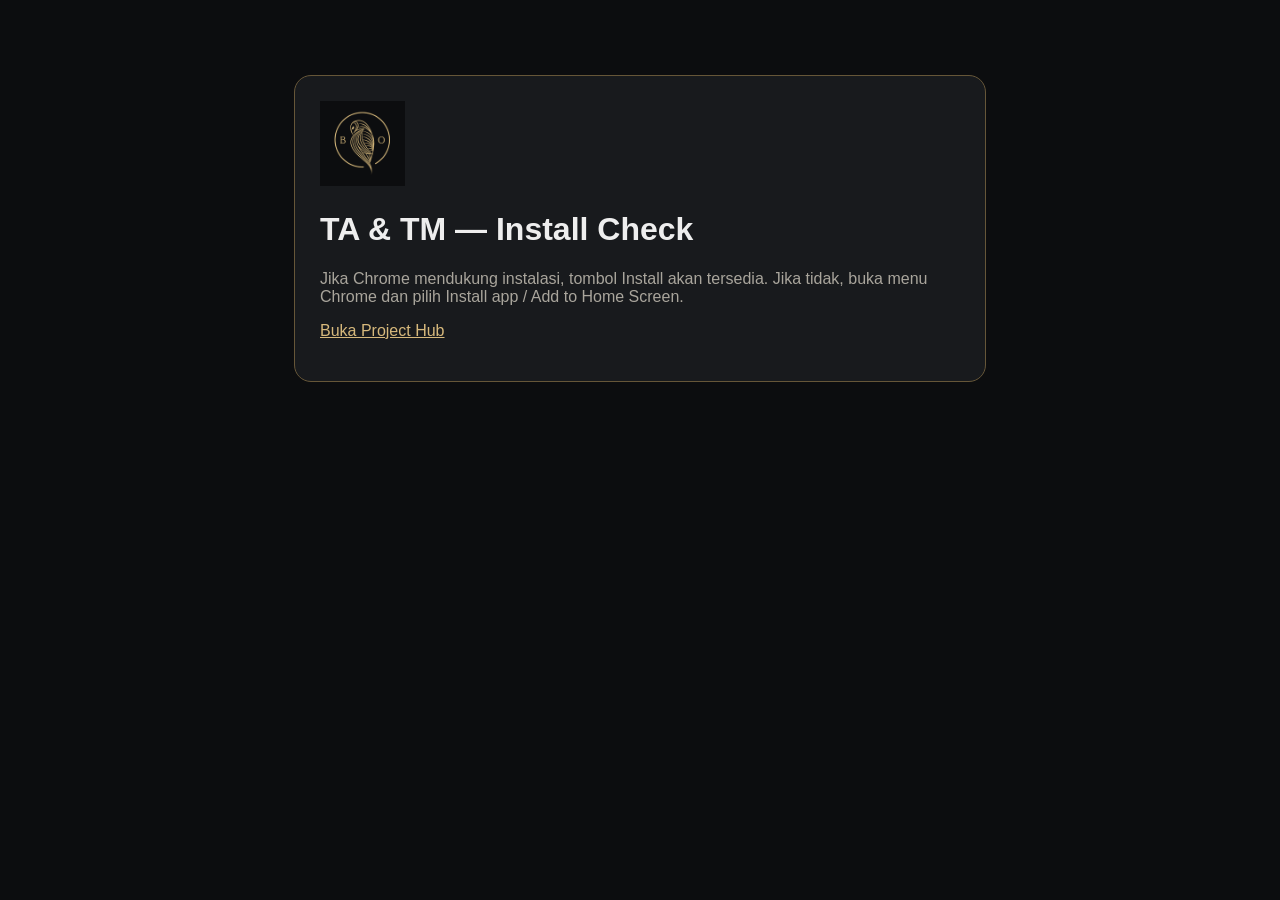
<file: install-check.html>
<!doctype html><html lang="id"><head><meta charset="utf-8"><meta name="viewport" content="width=device-width,initial-scale=1"><meta name="theme-color" content="#0c0d0f"><link rel="manifest" href="./manifest.webmanifest"><title>TA & TM — Install Check</title><style>body{font-family:Arial;background:#0c0d0f;color:#eee;padding:22px}.card{max-width:640px;margin:5vh auto;background:#181a1d;padding:25px;border:1px solid #665638;border-radius:17px}.ok{color:#64d39e}.fail{color:#ffb9a4}.muted{color:#a9a59c}.row{padding:10px 0;border-bottom:1px solid #36332c}button{padding:13px 20px;background:#d7b97c;border:0;border-radius:10px;font-weight:bold}</style></head><body><div class="card"><img src="./icon-192.png" alt="Black Owl" width="85"><h1>TA & TM — Install Check</h1><div id="results"></div><p class="muted">Jika Chrome mendukung instalasi, tombol Install akan tersedia. Jika tidak, buka menu Chrome dan pilih Install app / Add to Home Screen.</p><button id="install" hidden>Install App</button><p><a href="./?page=projecthub" style="color:#d7b97c">Buka Project Hub</a></p></div><script>
let promptEvent=null;const result=document.getElementById("results");const add=(label,ok)=>{const line=document.createElement("div");line.className="row "+(ok?"ok":"fail");line.textContent=(ok?"✓ ":"✕ ")+label;result.appendChild(line;};
(async()=>{for(const file of ["manifest.webmanifest","icon-192.png","icon-512.png","service-worker.js"]){try{let x=await fetch("./"+file,{cache:"no-store"});add(file+" — HTTP "+x.status,x.ok);}catch(e){add(file+" — "+e.message,false);}}if("serviceWorker" in navigator){try{const reg=await navigator.serviceWorker.register("./service-worker.js",{scope:"./"});add("Service Worker: "+reg.scope,true);}catch(e){add("Service Worker: "+e.message,false);}}})();
window.addEventListener("beforeinstallprompt",e=>{e.preventDefault();promptEvent=e;document.getElementById("install").hidden=false;});document.getElementById("install").addEventListener("click",()=>{if(promptEvent){promptEvent.prompt();promptEvent=null;document.getElementById("install").hidden=true;}});
</script></body></html>
</file>
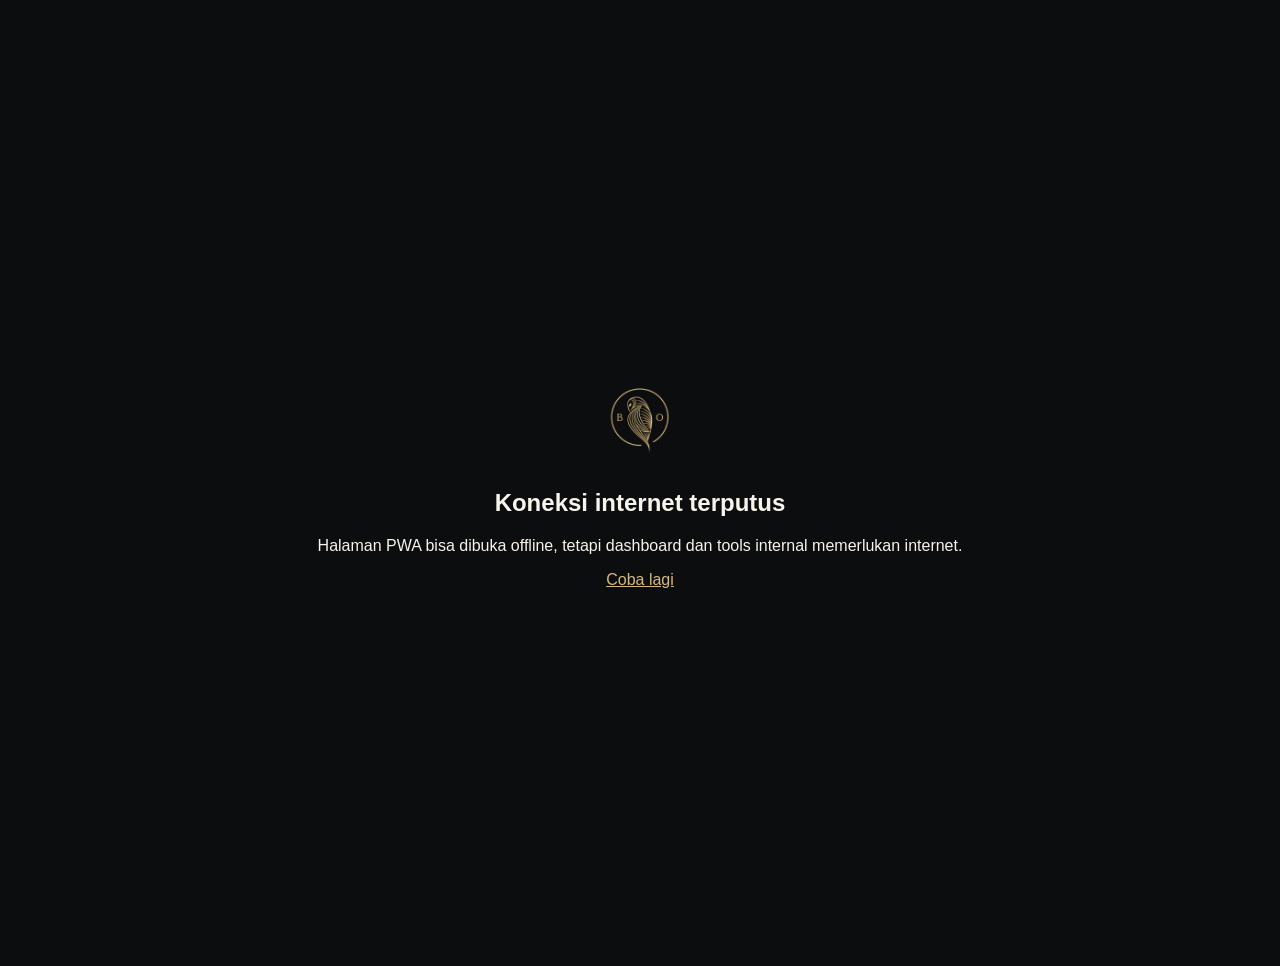
<file: offline.html>
<!doctype html><html lang="id"><meta charset="utf-8"><meta name="viewport" content="width=device-width,initial-scale=1"><meta name="theme-color" content="#0c0d0f"><title>Black Owl — Offline</title><body style="font-family:Arial;background:#0c0d0f;color:#f8f4eb;min-height:100vh;display:grid;place-items:center;text-align:center;padding:25px"><div><img src="./icon-192.png" width="88" alt="Black Owl"><h2>Koneksi internet terputus</h2><p>Halaman PWA bisa dibuka offline, tetapi dashboard dan tools internal memerlukan internet.</p><a href="./?page=projecthub" style="color:#d7b97c">Coba lagi</a></div></body></html>
</file>
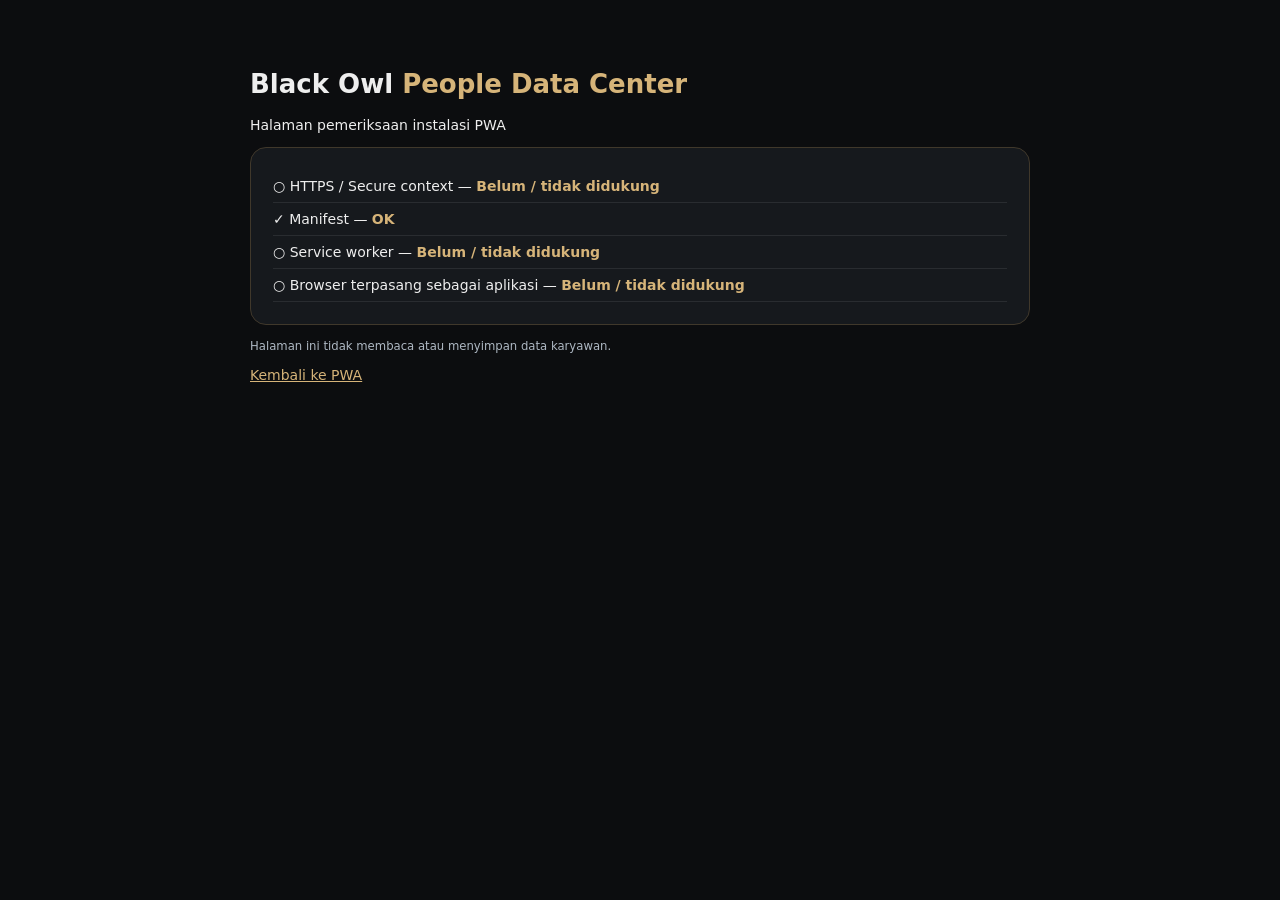
<file: people-data-center/install-check.html>
<!doctype html><html lang="id"><head><meta charset="utf-8"><meta name="viewport" content="width=device-width,initial-scale=1"><meta name="theme-color" content="#0c0d0f"><title>Pemeriksaan Install · People Data Center</title><style>body{font:14px system-ui;background:#0c0d0f;color:#eee;max-width:780px;margin:32px auto;padding:20px}h1{font-size:26px}span,.ok{color:#d6b479}.card{padding:22px;border-radius:16px;border:1px solid #40382b;background:#16191d;margin:12px 0}.result{padding:8px 0;border-bottom:1px solid #292c30}small{color:#aeb8c3}a{color:#d6b479}</style></head><body><h1>Black Owl <span>People Data Center</span></h1><p>Halaman pemeriksaan instalasi PWA</p><div class="card" id="results"><div class="result">Memeriksa...</div></div><small>Halaman ini tidak membaca atau menyimpan data karyawan.</small><p><a href="./">Kembali ke PWA</a></p><script>
(async()=>{
const items=[];items.push(["HTTPS / Secure context",location.protocol==="https:"||location.hostname==="localhost"]);
let manifest=false;try{const r=await fetch("./manifest.webmanifest",{cache:"no-store"});const data=await r.json();manifest=r.ok&&data.name==="Black Owl People Data Center"&&data.display==="standalone"}catch{}items.push(["Manifest",manifest]);
let sw=false;try{if("serviceWorker" in navigator){const r=await navigator.serviceWorker.register("./service-worker.js",{scope:"./"});sw=!!r&&!!r.scope}}catch{}items.push(["Service worker",sw]);
items.push(["Browser terpasang sebagai aplikasi",matchMedia("(display-mode: standalone)").matches||!!navigator.standalone]);
document.getElementById("results").innerHTML=items.map(([k,v])=>'<div class="result">'+(v?'✓':'○')+' '+k+' — <b class="ok">'+(v?'OK':'Belum / tidak didukung')+'</b></div>').join("");
})()
</script></body></html>
</file>
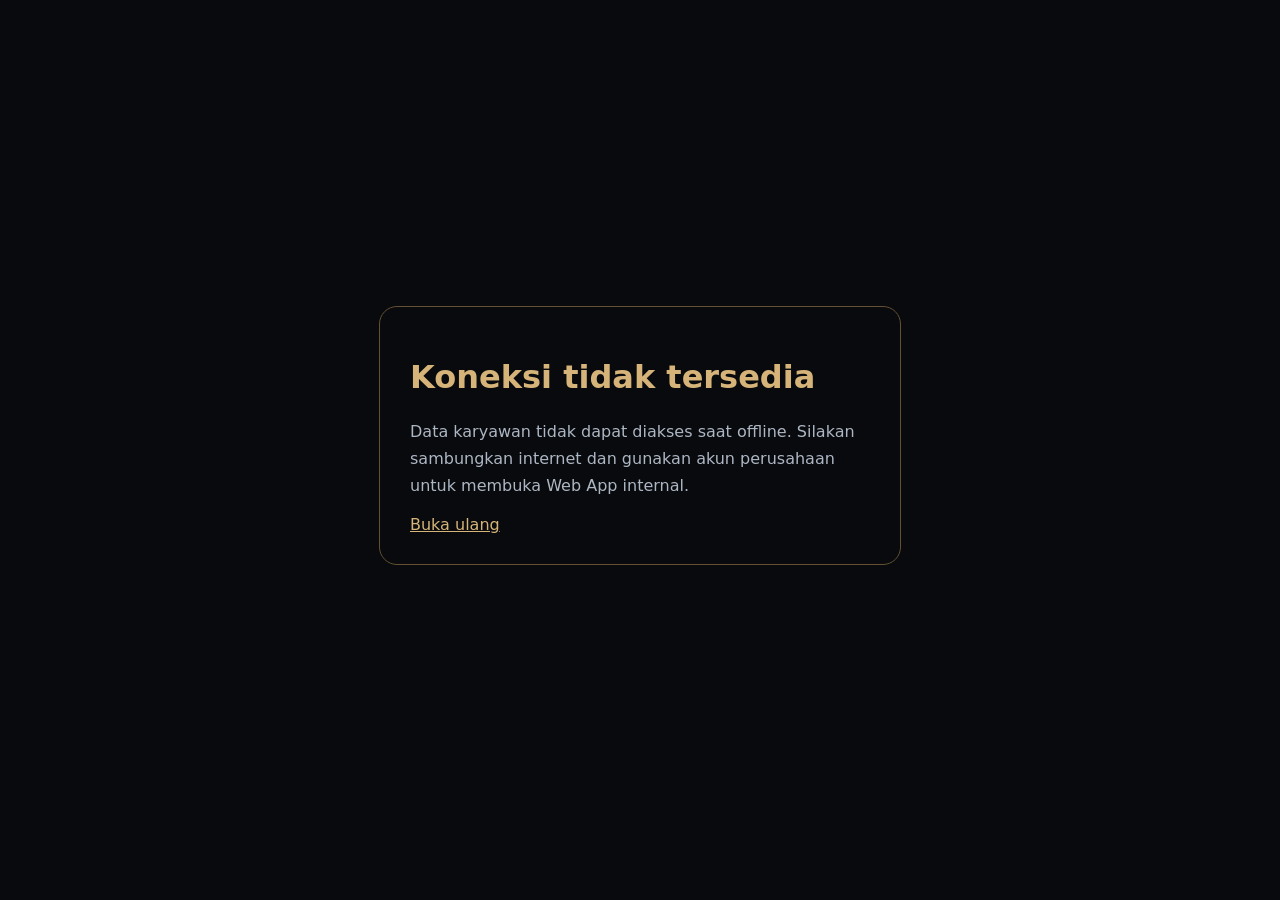
<file: people-data-center/offline.html>
<!doctype html><html lang="id"><meta charset="utf-8"><meta name="viewport" content="width=device-width,initial-scale=1"><title>Offline · People Data Center</title><style>body{font:16px system-ui;background:#080a0d;color:white;display:grid;place-items:center;min-height:95vh}.box{max-width:460px;padding:30px;border:1px solid #655034;border-radius:18px}h1{color:#d6b479}p{line-height:1.7;color:#adb6c3}a{color:#d6b479}</style><div class="box"><h1>Koneksi tidak tersedia</h1><p>Data karyawan tidak dapat diakses saat offline. Silakan sambungkan internet dan gunakan akun perusahaan untuk membuka Web App internal.</p><a href="./">Buka ulang</a></div></html>
</file>
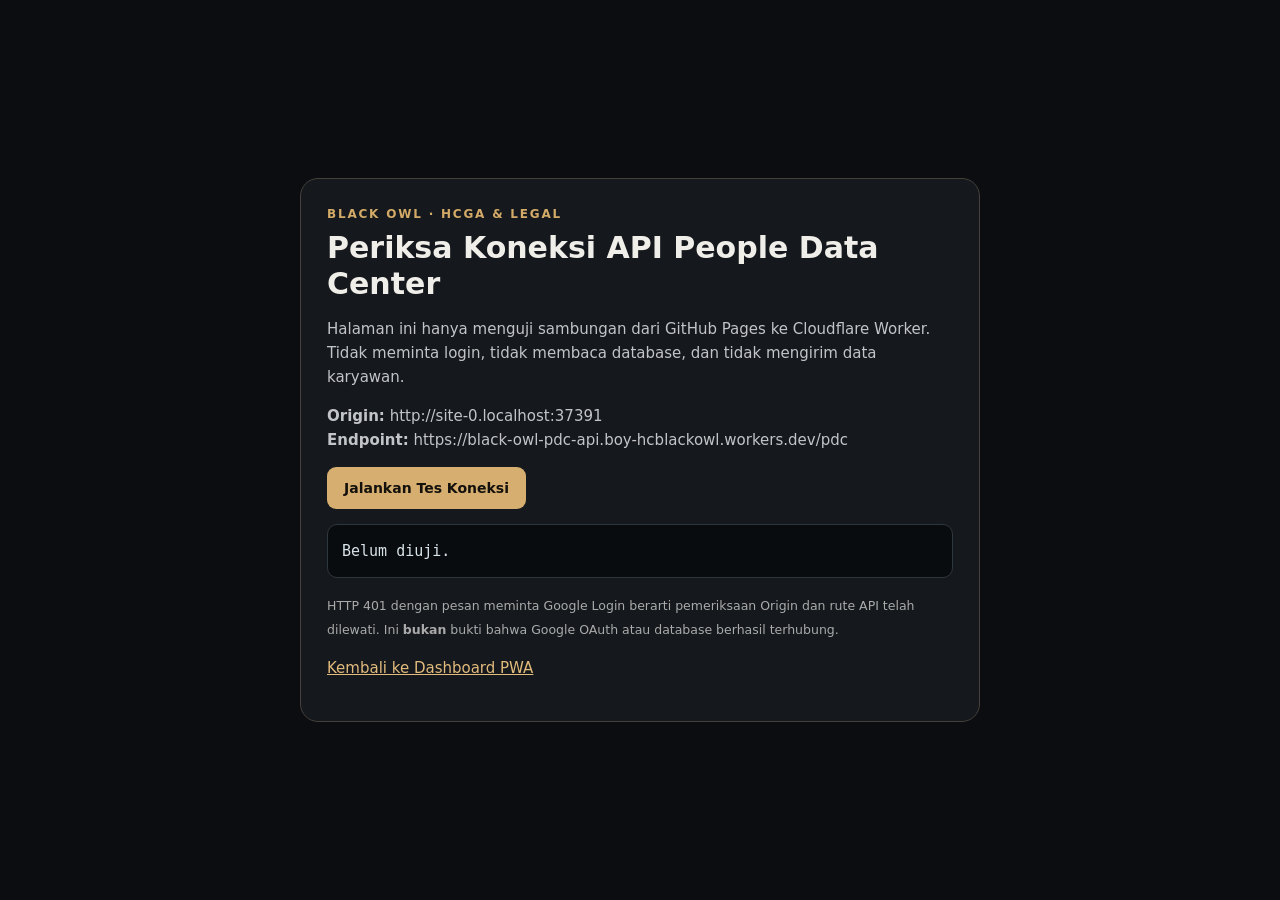
<file: people-data-center/live/api-check.html>
<!doctype html>
<html lang="id"><head><meta charset="utf-8"><meta name="viewport" content="width=device-width,initial-scale=1"><meta name="robots" content="noindex,nofollow,noarchive"><meta name="theme-color" content="#0b0d10"><title>PDC · Periksa Koneksi Worker</title>
<style>body{margin:0;min-height:100vh;display:grid;place-items:center;background:#0b0d10;color:#f0eee9;font:15px/1.6 system-ui,Arial,sans-serif}.panel{box-sizing:border-box;width:min(680px,94vw);background:#15181c;border:1px solid #45413a;border-radius:18px;padding:26px}.eyebrow{font-size:12px;letter-spacing:.15em;color:#d3aa67;font-weight:700}h1{line-height:1.2;margin:6px 0 12px}p{color:#c3c4c7}button{background:#d5ae70;color:#14110c;border:none;border-radius:9px;font:700 14px system-ui;padding:13px 17px;cursor:pointer}button:disabled{opacity:.55}pre{white-space:pre-wrap;word-break:break-word;border:1px solid #2f373e;background:#090c0f;padding:14px;border-radius:10px;color:#d9e4ea}a{color:#e2bb7d}small{color:#aaa}</style>
</head><body><main class="panel"><div class="eyebrow">BLACK OWL · HCGA & LEGAL</div><h1>Periksa Koneksi API People Data Center</h1><p>Halaman ini hanya menguji sambungan dari GitHub Pages ke Cloudflare Worker. Tidak meminta login, tidak membaca database, dan tidak mengirim data karyawan.</p><p><strong>Origin:</strong> <span id="origin"></span><br><strong>Endpoint:</strong> <span id="endpoint"></span></p><button id="test">Jalankan Tes Koneksi</button><pre id="result" role="status">Belum diuji.</pre><small>HTTP 401 dengan pesan meminta Google Login berarti pemeriksaan Origin dan rute API telah dilewati. Ini <strong>bukan</strong> bukti bahwa Google OAuth atau database berhasil terhubung.</small><p><a href="./">Kembali ke Dashboard PWA</a></p></main><script src="./config.js"></script><script>
(function(){'use strict';
const origin=document.getElementById('origin'),endpoint=document.getElementById('endpoint'),result=document.getElementById('result'),btn=document.getElementById('test');
const url=window.PDC_CONFIG&&window.PDC_CONFIG.apiUrl||'';
origin.textContent=location.origin;endpoint.textContent=url||'(belum diatur)';
btn.addEventListener('click',async()=>{btn.disabled=true;result.textContent='Menghubungi Worker...';try{
const controller=new AbortController(),timer=setTimeout(()=>controller.abort(),15000);let response;
try{response=await fetch(url,{method:'POST',mode:'cors',credentials:'omit',cache:'no-store',headers:{'Content-Type':'application/json'},body:JSON.stringify({idToken:'invalid-test-token',method:'getBootstrap',args:[]}),signal:controller.signal});}finally{clearTimeout(timer)}
const body=await response.text();let data={};try{data=JSON.parse(body)}catch{}
let interpretation=response.status===401?'CORS, Origin, dan route API berhasil. Token uji ditolak sebagaimana seharusnya.':response.status===503?'Worker terjangkau, tetapi konfigurasi secret/URL backend perlu diperiksa.':response.status===403?'Worker menolak permintaan. Periksa aturan Origin atau otorisasi.':`Worker merespons HTTP ${response.status}. Periksa respons dan konfigurasi.`;
result.textContent=`HTTP ${response.status}\n${interpretation}\nRespons: ${String(data.error||body).slice(0,400)}`;
}catch(e){result.textContent='Tidak berhasil menghubungi Worker dari GitHub Pages. Periksa PWA_ORIGIN, status deployment, CORS, URL /pdc, atau jaringan.\nDetail: '+e.message;}finally{btn.disabled=false;}});
})();
</script></body></html>
</file>
<file: styles.css>
:root{--black:#0c0d0f;--black2:#17191c;--gold:#d7b97c;--gold2:#b89350;--cream:#f8f4eb;--white:#fffdf9;--text:#1a1917;--muted:#756e63;--line:#e8ddc9;--shadow:0 12px 30px rgba(15,14,10,.08);--radius:18px}
*{box-sizing:border-box}
html,body{margin:0;min-height:100%;background:var(--cream);color:var(--text);font-family:Inter,Arial,Helvetica,sans-serif}
[hidden]{display:none!important}button,input,select{font:inherit}button{cursor:pointer}a{color:inherit;text-decoration:none}
button:focus-visible,a:focus-visible,input:focus-visible,select:focus-visible{outline:2px solid var(--gold2);outline-offset:2px}
.app{display:flex;min-height:100vh}
.sidebar{background:linear-gradient(155deg,#0c0d0f,#17191c);width:254px;min-width:254px;color:#fff;display:flex;flex-direction:column;position:sticky;top:0;height:100vh;padding:22px 14px;border-right:1px solid #4c4230}
.side-brand{display:flex;align-items:center;gap:12px;padding:4px 10px 28px}
.side-brand img{width:52px;height:52px;object-fit:contain}
.side-brand strong{display:block;font-size:12px;font-weight:850;letter-spacing:.17em}
.side-brand span{display:block;font-size:10px;letter-spacing:.15em;color:#c6af82;margin-top:7px}
.side-label{color:#8d8271;font-size:10px;font-weight:bold;letter-spacing:.16em;padding:8px 14px 11px}
#sideMenu,#drawerMenu{display:grid;gap:4px}
.nav-link{width:100%;border:1px solid transparent;display:flex;gap:13px;align-items:center;text-align:left;background:none;border-radius:12px;color:#cbc6b8;padding:13px 14px;font-weight:650;font-size:12px}
.nav-link .symbol{font-size:18px;width:20px;text-align:center}
.nav-link:hover,.nav-link.active{background:rgba(215,185,124,.14);border-color:rgba(215,185,124,.22);color:#fff}
.nav-link.active{color:#f2d49c}
.side-footer{margin-top:auto;border-top:1px solid #39332a;padding:17px 12px;color:#c7bda6;display:grid;gap:8px;font-size:11px}
.side-footer small{font-size:10px;color:#8f8679}.status-dot{display:inline-block;width:7px;height:7px;border-radius:50%;background:#60cc91;margin-right:6px}
.main-layout{flex:1;min-width:0;display:flex;flex-direction:column}
.topbar{height:76px;position:sticky;top:0;z-index:30;display:flex;align-items:center;justify-content:space-between;padding:0 28px;gap:16px;background:rgba(255,253,249,.96);backdrop-filter:blur(12px);border-bottom:1px solid var(--line)}
.breadcrumb{color:#806f52;font-size:12px;font-weight:700}
.header-actions{display:flex;align-items:center;gap:12px}
.live-indicator{font-size:11px;color:#78694e;background:#f0e8d9;border-radius:99px;padding:8px 10px}
.live-indicator span{display:inline-block;width:7px;height:7px;background:#4bbd85;border-radius:50%;margin-right:5px}
.install-button{border:1px solid #b49251;background:#d7b97c;color:#282117;padding:10px 13px;border-radius:10px;font-size:12px;font-weight:800}
.header-avatar{background:#17191c;color:var(--gold);border:1px solid #aa8a53;border-radius:50%;width:35px;height:35px;display:grid;place-items:center;font-size:11px;font-weight:800}
#content{width:100%;max-width:1440px;margin:0 auto;padding:32px 33px 58px;min-height:calc(100vh - 140px)}
.section-cap{color:#b28b46;font-size:10px;font-weight:900;letter-spacing:.16em;margin:0 0 12px}
.page-heading{display:flex;align-items:start;justify-content:space-between;gap:20px;margin-bottom:22px}
.page-title{font-size:31px;margin:0 0 8px;letter-spacing:-1px}
.page-copy{margin:0;color:var(--muted);font-size:13px;line-height:1.6}
.tag{color:#91733a;background:#f3ead8;border:1px solid #e4d4b2;font-size:11px;padding:9px 12px;border-radius:99px;white-space:nowrap;font-weight:800}
.hero{background:radial-gradient(circle at 100% 0%,rgba(215,185,124,.16),transparent 38%),linear-gradient(135deg,#0c0d0f,#202024);border-radius:24px;border:1px solid #4a4030;padding:31px;color:#fff;box-shadow:var(--shadow);min-height:225px;display:flex;align-items:center}
.hero .section-cap{color:#e2c383}.hero h1{font-size:clamp(29px,3.8vw,43px);line-height:1.09;letter-spacing:-1.4px;margin:0 0 15px}.hero p{color:#cfc9bd;line-height:1.65;font-size:13px;max-width:690px;margin:0}
.hero-actions{display:flex;flex-wrap:wrap;gap:10px;margin-top:22px}
.button{display:inline-flex;align-items:center;justify-content:center;gap:5px;border:1px solid transparent;border-radius:11px;padding:12px 16px;font-size:12px;font-weight:800;min-height:40px}
.button.primary{color:#282116;background:var(--gold);border-color:var(--gold)}
.button.primary:hover{background:#eacb91}
.button.secondary{color:#f2eadf;background:#37342d;border-color:#675d4e}
.button.light{background:#f1e6d0;color:#624d27;border-color:#e0cfae}
.button.flat{background:#fff;border-color:#ded5c5;color:#6c5836}
.button.small{padding:9px 12px;font-size:11px;min-height:34px}
.block-title{display:flex;align-items:center;justify-content:space-between;gap:20px;margin:30px 0 15px}.block-title h2{font-size:21px;margin:0 0 5px}.block-title p{color:var(--muted);font-size:12px;margin:0}
.project-grid{display:grid;grid-template-columns:repeat(3,minmax(0,1fr));gap:15px}
.project-card,.module-card{background:var(--white);border:1px solid var(--line);border-radius:19px;box-shadow:var(--shadow)}
.project-card{padding:22px;display:flex;flex-direction:column;min-height:264px}
.project-head{display:flex;align-items:center;justify-content:space-between;gap:12px}.project-icon,.mod-icon{width:45px;height:45px;border-radius:13px;background:#f4ead5;display:grid;place-items:center;font-size:22px}
.project-type{font-size:10px;font-weight:800;border:1px solid #eadfca;border-radius:99px;color:#87744e;padding:6px 9px;background:#fbf6ec}
.project-card h3{font-size:15px;margin:18px 0 6px;line-height:1.35}
.project-meta{font-size:10px;color:#a18554;font-weight:800;letter-spacing:.04em}
.project-card p{font-size:12px;line-height:1.6;color:#817a70;flex:1;margin:9px 0 17px}
.project-actions{display:flex;align-items:center;gap:8px;flex-wrap:wrap}
.copy-btn{border:1px solid #e0d5c4;background:#fff;border-radius:10px;padding:9px 12px;font-weight:700;color:#8d7856;font-size:11px}
.module-grid{display:grid;grid-template-columns:repeat(2,minmax(0,1fr));gap:14px}
.module-card{text-align:left;padding:22px;min-height:185px;transition:transform .15s,border-color .15s}
.module-card:hover,.project-card:hover{border-color:#cba56c}
.module-card h3{font-size:16px;margin:15px 0 8px}.module-card p{font-size:12px;color:#817a70;margin:0 0 15px}.mod-foot{font-size:11px;color:#b28b46;font-weight:800}
.filterbar{display:flex;align-items:center;gap:11px;flex-wrap:wrap;margin-bottom:17px}
.search-wrap{display:flex;align-items:center;gap:9px;background:#fff;border:1px solid #e1d7c8;border-radius:12px;padding:0 13px;flex:1;min-width:220px}
.search-wrap input{width:100%;border:0;background:none;padding:13px 0;outline:0;font-size:12px}
#categoryFilter{border:1px solid #e1d7c8;background:#fff;border-radius:11px;padding:12px;font-size:12px;min-width:200px}
#filterCount{color:#83715a;font-size:11px;font-weight:800}
.info-band{padding:16px 19px;border:1px solid #e9d9b8;border-radius:15px;background:#fff8eb;color:#756342;font-size:12px;line-height:1.65;margin-top:20px}
.embed-card{background:#fff;border:1px solid var(--line);border-radius:18px;overflow:hidden;box-shadow:var(--shadow)}
.embed-bar{display:flex;justify-content:space-between;align-items:center;gap:13px;flex-wrap:wrap;padding:14px 18px;border-bottom:1px solid var(--line)}
.embed-actions{display:flex;gap:9px;flex-wrap:wrap}
.embed-shell{overflow-x:auto;background:#141518}.embed-shell iframe{width:100%;min-width:900px;height:850px;border:0;display:block}
.embed-note{padding:13px 18px;font-size:11px;color:#847765;line-height:1.6}
.launch-card{max-width:920px;padding:34px;background:#fff;border:1px solid var(--line);border-radius:22px;box-shadow:var(--shadow)}
.launch-icon{font-size:37px;width:68px;height:68px;background:#f3ead7;border-radius:20px;display:grid;place-items:center}
.launch-card h2{font-size:27px;margin:10px 0}.launch-card p{line-height:1.7;color:#756e63;font-size:13px}.launch-meta{border-top:1px solid var(--line);padding-top:16px;margin-top:22px;color:#8b7b60;font-size:11px}
.empty-card{grid-column:1/-1;padding:35px;text-align:center;color:#7c7465;border:1px dashed #d3c6b4;border-radius:17px}
.desktop-footer{padding:16px 30px;color:#9a8f80;display:flex;justify-content:space-between;font-size:10px;border-top:1px solid var(--line)}
.bottom-nav,.mobile-backdrop,.mobile-drawer,.mobile-title,.mobile-only{display:none}
.toast{position:fixed;bottom:22px;left:50%;transform:translateX(-50%);z-index:100;background:#17191c;color:#fff;border:1px solid #b89d62;border-radius:12px;padding:12px 17px;font-size:12px;box-shadow:0 10px 25px #0003}
.splash{position:fixed;z-index:999;inset:0;background:#0c0d0f;color:#fff;display:flex;align-items:center;justify-content:center;flex-direction:column;gap:13px}
.splash img{width:90px;height:90px;object-fit:contain}.splash strong{font-size:25px;letter-spacing:.24em}.splash span{color:#c4ae82;font-size:12px;letter-spacing:.23em}
.splash-loading{height:22px;width:22px;border-radius:50%;border:2px solid #4a402e;border-top-color:#d7b97c;animation:spin .8s linear infinite}
@keyframes spin{to{transform:rotate(360deg)}}
@media(max-width:1160px){.project-grid{grid-template-columns:repeat(2,minmax(0,1fr))}}
@media(max-width:850px){
 .sidebar{display:none}.topbar{height:62px;padding:0 15px}.breadcrumb,.live-indicator,.header-avatar{display:none}
 .mobile-title{display:flex;align-items:center;gap:9px}.mobile-title img{width:34px;height:34px}.mobile-title strong{font-size:12px}.mobile-title em{font-style:normal;color:#b08b4b}
 .mobile-only{display:inline-grid;place-items:center;border:1px solid #ded0bc;border-radius:10px;padding:10px;background:#f5ecdc}
 #content{padding:20px 15px 110px}.page-title{font-size:25px}.page-heading{flex-direction:column;gap:8px}
 .hero{padding:25px 19px;border-radius:20px;min-height:210px}.hero h1{font-size:31px}
 .project-grid{grid-template-columns:1fr}.module-grid{grid-template-columns:1fr}.project-card{min-height:230px}
 .bottom-nav{display:flex;position:fixed;z-index:50;left:0;right:0;bottom:0;background:rgba(255,253,249,.97);border-top:1px solid var(--line);height:calc(66px + env(safe-area-inset-bottom,0px));padding:5px 3px env(safe-area-inset-bottom,0px)}
 .bottom-item{flex:1;background:none;border:none;color:#857c70;font-size:9px;font-weight:800;border-radius:10px}
 .bottom-item.active{background:#f3e8d0;color:#533e22}.b-icon{font-size:21px;display:block;margin-bottom:3px}
 .mobile-backdrop{position:fixed;z-index:60;inset:0;background:rgba(0,0,0,.54)}
 .mobile-drawer{position:fixed;z-index:65;right:0;top:0;bottom:0;width:min(320px,88vw);padding:22px 14px;background:#0e1012;color:#fff;box-shadow:-15px 0 60px #0005;overflow:auto}
 .drawer-head{display:flex;align-items:center;justify-content:space-between;padding:0 12px 15px;border-bottom:1px solid #37322b;margin-bottom:10px}
 .drawer-head button{background:#28231c;border:0;color:#fff;padding:10px 12px;border-radius:10px}
 .desktop-footer{display:none}.embed-shell iframe{min-width:750px}
}

@media(max-width:850px){.mobile-backdrop:not([hidden]){display:block}.mobile-drawer:not([hidden]){display:block}}


/* Black Owl Enterprise: embedded live overview */
.live-overview{background:#fffdf9;border:1px solid var(--line);border-radius:20px;overflow:hidden;box-shadow:var(--shadow);margin:23px 0 27px}
.live-top{display:flex;justify-content:space-between;align-items:start;gap:14px;padding:22px 23px 12px}
.live-top .section-cap{margin-bottom:8px}.live-top h2{margin:0 0 7px;font-size:21px;color:#1d1d1b}
.live-top p{margin:0;font-size:12px;line-height:1.6;color:#827768}
.live-pill{white-space:nowrap;border:1px solid #c9dfcc;background:#ecf7ee;border-radius:99px;color:#34714b;font-size:10px;font-weight:bold;padding:8px 10px}
.live-pill i{display:inline-block;width:7px;height:7px;background:#48b375;border-radius:50%;margin-right:5px}
.live-controls{display:flex;gap:14px;flex-wrap:wrap;align-items:center;justify-content:space-between;padding:12px 22px 17px}
.live-tabs{display:flex;flex-wrap:wrap;gap:7px}.live-tab{border:1px solid #dfd2b8;background:#f8f3e9;border-radius:9px;padding:10px 12px;font-size:11px;font-weight:800;color:#766c5c}
.live-tab.active{background:#25211b;color:#e9ce97;border-color:#8a7450}
.live-actions{display:flex;gap:7px;align-items:center}
.live-frame-scroll{background:#131519;overflow:auto;overscroll-behavior-x:contain;max-width:100%}
.live-frame-scroll iframe{display:block;border:0;width:100%;min-width:900px;height:820px;background:#141619}
.live-overview.compact .live-frame-scroll iframe{height:550px}
.live-caption{font-size:11px;color:#847b6d;line-height:1.6;padding:13px 22px;border-top:1px solid var(--line)}

/* Fixed messenger-style team-chat popup */
.chat-launcher{position:fixed;right:22px;bottom:21px;z-index:89;display:inline-flex;align-items:center;justify-content:center;gap:9px;padding:14px 18px;border-radius:100px;border:1px solid #8e703e;background:#17191c;color:#e8c88e;box-shadow:0 12px 34px rgba(0,0,0,.24);font-size:12px;font-weight:850;letter-spacing:.01em}
.chat-launcher:hover{background:#272727}
.chat-bubble-icon{font-size:19px;line-height:1}
.chat-panel{position:fixed;right:21px;bottom:84px;z-index:90;width:min(380px,calc(100vw - 30px));height:min(570px,calc(100dvh - 105px));background:#101316;color:#fff;border:1px solid #6b583c;border-radius:18px;box-shadow:0 20px 60px rgba(0,0,0,.35);overflow:hidden;display:flex;flex-direction:column}
.chat-panel-head{display:flex;align-items:center;justify-content:space-between;gap:10px;padding:14px 15px;background:#161a1d;border-bottom:1px solid #34302a}
.chat-panel-title{display:flex;gap:10px;align-items:center;min-width:0}.chat-panel-title b{font-size:13px}.chat-panel-title small{display:block;font-size:10px;color:#c8b690;margin-top:5px}
.chat-mini-logo{display:grid;place-items:center;flex:none;width:35px;height:35px;background:#272117;color:#dfbd80;font-weight:bold;font-size:11px;border-radius:50%;border:1px solid #756343}
#chatClose{border:1px solid #3a3f42;background:#272a2d;color:#e2dace;border-radius:9px;width:32px;height:32px;flex:none}
.chat-not-configured{flex:1;padding:28px 24px;display:flex;align-items:center;justify-content:center;flex-direction:column;text-align:center}
.chat-empty-icon{font-size:35px;color:#d6b980;margin-bottom:10px}
.chat-not-configured h3{font-size:18px;margin:0 0 10px}
.chat-not-configured p{color:#a5b0b8;font-size:12px;line-height:1.7}
.chat-not-configured a{color:#e0bc7e;font-weight:700;font-size:12px}
.chat-not-configured .chat-small{font-size:11px}
.chat-iframe{width:100%;flex:1;min-height:0;border:0;background:#111416}
.chat-panel-footer{background:#171b1e;padding:11px 15px;border-top:1px solid #333b40;display:flex;gap:9px;align-items:center;justify-content:space-between}
.chat-panel-footer small{font-size:10px;line-height:1.4;color:#9ca8ae}
.chat-panel-footer a{color:#e5c385;font-size:11px;font-weight:800;white-space:nowrap}
@media(max-width:850px){
 .live-top{padding:17px 15px 10px;flex-direction:column}.live-controls{padding:10px 15px 14px}
 .live-pill{display:none}.live-tab{font-size:10px;padding:8px}.live-frame-scroll iframe{min-width:760px;height:750px}
 .live-overview.compact .live-frame-scroll iframe{height:490px}
 .chat-launcher{bottom:calc(78px + env(safe-area-inset-bottom,0px));right:14px;padding:12px 15px}
 .chat-panel{bottom:calc(140px + env(safe-area-inset-bottom,0px));right:10px;height:min(580px,calc(100dvh - 155px));width:min(380px,calc(100vw - 20px))}
}


/* Overview V3: original Black Owl dashboard presentation */
.bo-overview{background:#0b0d0e;border:1px solid #373b3d;color:#fffdf7;border-radius:18px}
.bo-overview-head{padding:22px 24px 17px;display:flex;justify-content:space-between;gap:18px;align-items:start;border-bottom:1px solid #303537}
.bo-overview-head .section-cap{color:#d7b97c;margin-bottom:9px}
.bo-overview-head h2{font-size:24px;font-weight:850;margin:0 0 9px;letter-spacing:-.4px}
.bo-overview-head p{margin:0;font-size:12px;color:#a9b8c0;line-height:1.65}
.bo-overview-tag{font-size:10px;font-weight:800;color:#cfe7d9;background:#11281d;border:1px solid #24533a;padding:9px 12px;border-radius:40px;white-space:nowrap}
.bo-overview-controls{padding:15px 23px;display:flex;justify-content:space-between;align-items:center;flex-wrap:wrap;gap:12px}
.bo-overview .live-tabs{display:flex;gap:7px;flex-wrap:wrap}
.bo-overview .live-tab{border:1px solid #3c4347;background:#181d20;color:#bccad1;font-size:11px;padding:10px 12px;border-radius:10px}
.bo-overview .live-tab.active{background:#3c3221;color:#f5d7a2;border-color:#8a7148}
.bo-overview .button.light{color:#dce6e9;background:#192024;border-color:#374248}
.bo-overview .button.primary{color:#18140f;background:#d7b97c;border-color:#bb995e}
.bo-overview-iframe-viewport{background:#07090a;position:relative;overflow:hidden;min-height:100px;height:1260px}
.bo-overview-iframe-viewport iframe{border:0;display:block;max-width:none;height:1260px;background:#07090a}
.bo-overview.original-mode .bo-overview-iframe-viewport iframe{width:calc(100% + 270px);transform:translateX(-270px)}
.bo-overview.looker-mode .bo-overview-iframe-viewport{overflow-x:auto;height:970px}
.bo-overview.looker-mode .bo-overview-iframe-viewport iframe{width:100%;min-width:900px;height:970px;transform:none}
.bo-overview.compact .bo-overview-iframe-viewport{height:740px}
.bo-overview.compact .bo-overview-iframe-viewport iframe{height:740px}
.bo-overview.compact.looker-mode .bo-overview-iframe-viewport{height:625px}
.bo-overview.compact.looker-mode .bo-overview-iframe-viewport iframe{height:625px}
.bo-overview-help{padding:13px 22px 17px;border-top:1px solid #373e40;color:#abc0c8;font-size:11px;line-height:1.65;display:grid;gap:5px}
.bo-overview-help b{color:#e2bd7c}
@media(max-width:850px){
  .bo-overview-head{padding:17px 15px 14px;display:block}
  .bo-overview-head h2{font-size:21px}
  .bo-overview-tag{display:inline-block;margin-top:12px}
  .bo-overview-controls{padding:12px 13px}
  .bo-overview .live-tab{font-size:10px;padding:8px 9px}
  .bo-overview-iframe-viewport{height:1080px}
  .bo-overview-iframe-viewport iframe{height:1080px}
  .bo-overview.original-mode .bo-overview-iframe-viewport{overflow-x:auto}
  .bo-overview.original-mode .bo-overview-iframe-viewport iframe{transform:none;width:100%;min-width:0}
  .bo-overview.compact .bo-overview-iframe-viewport,.bo-overview.compact .bo-overview-iframe-viewport iframe{height:560px}
  .bo-overview.looker-mode .bo-overview-iframe-viewport iframe{min-width:760px}
  .bo-overview-help{padding:13px 15px}
}


/* Protected data dashboard: native design without prohibited third-party Apps Script iframe */
.bo-view{background:#0b0e10;color:#fffdf9;border:1px solid #30383c;box-shadow:0 15px 35px #0002;border-radius:18px;overflow:hidden;margin:20px 0 28px}
.bo-view *{box-sizing:border-box}
.bo-view-head{display:flex;justify-content:space-between;align-items:start;gap:15px;padding:24px 24px 19px;border-bottom:1px solid #2b3336}
.bo-view-head .section-cap{color:#ddba7b;margin-bottom:10px}
.bo-view-head h2{font-size:25px;line-height:1.15;letter-spacing:-.5px;margin:0 0 9px}
.bo-view-head p{font-size:12px;color:#a7b8c3;line-height:1.5;margin:0}
.bo-view-status{font-size:10px;color:#8ce6b6;font-weight:800;background:#15251c;border:1px solid #2b6448;border-radius:30px;padding:9px 12px;white-space:nowrap}
.bo-view-tabs{padding:14px 23px;display:flex;align-items:center;justify-content:space-between;gap:11px;flex-wrap:wrap;border-bottom:1px solid #30383c}
.bo-view .live-tabs{display:flex;gap:7px;flex-wrap:wrap}
.bo-view .live-tab{background:#181d20;color:#b8c9d2;border:1px solid #384349;border-radius:10px;font-size:11px;font-weight:750;padding:10px 12px}
.bo-view .live-tab.active{background:#362c1e;color:#f0cb8b;border-color:#917449}
.bo-view .button.primary{background:#d7b97c;border-color:#ad8b52;color:#251b12}
.bo-view .button.light{background:#202a30;border-color:#34424b;color:#d8e7ef}
.bo-native-content{padding:0 22px 22px}
.bo-native-columns{display:grid;grid-template-columns:1.58fr 1fr;gap:12px;margin-top:19px}
.bo-native-spotlight,.bo-native-updates{min-width:0;border:1px solid #323b40;background:#14191c;border-radius:17px;overflow:hidden}
.bo-native-photo{min-height:315px;height:100%;background:radial-gradient(ellipse at 65% 40%,#53452d8b,transparent 52%),linear-gradient(140deg,#14181a 12%,#25282a 57%,#171b1f);display:flex;align-items:flex-end;position:relative}
.bo-native-photo:after{content:"";position:absolute;inset:0;background:repeating-linear-gradient(-25deg,transparent 0,transparent 38px,#ddb87508 39px,#ddb87508 40px);pointer-events:none}
.bo-native-photo-inner{position:relative;z-index:1;width:100%;padding:25px}
.bo-photo-mark{width:39px;height:39px;display:grid;place-items:center;background:#493b26;color:#f1d5a0;border:1px solid #9b7d4c;border-radius:12px;margin-bottom:14px;font-size:20px}
.bo-mini-tag{color:#f3d193;font-size:10px;letter-spacing:.13em;font-weight:850}
.bo-native-photo h3{font-size:24px;letter-spacing:-.5px;margin:8px 0}
.bo-native-photo p{max-width:550px;color:#c7d0d2;line-height:1.6;font-size:12px;margin:0}
.bo-action-row{display:flex;flex-wrap:wrap;gap:9px;margin-top:17px}
.bo-action-row a{font-size:11px;font-weight:800;border:1px solid #95764a;background:#382e22;color:#f4cc84;border-radius:9px;padding:10px 12px}
.bo-native-updates-title{padding:18px 18px 14px;display:flex;justify-content:space-between;align-items:center;gap:8px;border-bottom:1px solid #333a3c}
.bo-native-updates-title h3{font-size:14px;margin:0}.bo-native-updates-title span{font-size:10px;color:#d6b878}
.bo-update-row{padding:13px 17px;border-bottom:1px solid #353d40}
.bo-update-row:last-child{border:0}.bo-update-row b{display:block;font-size:12px}
.bo-update-row p{font-size:11px;color:#a8b8c0;line-height:1.45;margin:7px 0}
.bo-update-row a{color:#e2bf7e;font-weight:800;font-size:11px}
.bo-period-info{margin-top:16px;border:1px solid #364248;border-radius:12px;background:#151b1e;padding:14px;display:flex;justify-content:space-between;align-items:center;gap:10px;flex-wrap:wrap}
.bo-period-info span{font-size:11px;color:#b9cbd2}
.bo-period-info a{color:#e3c48d;font-size:11px;font-weight:800}
.bo-kpi-grid{display:grid;grid-template-columns:repeat(4,minmax(0,1fr));gap:11px;margin-top:15px}
.bo-kpi-card{min-width:0;min-height:105px;padding:16px;border:1px solid #354047;background:#151b1e;border-radius:12px;display:flex;flex-direction:column}
.bo-kpi-card:before{content:"";display:block;width:35px;height:2px;background:#d7b97c;margin-bottom:12px}
.bo-kpi-card span{font-size:11px;color:#d4e0e6}
.bo-kpi-card strong{font-size:26px;margin:8px 0 4px;color:#fffdf9;line-height:1}
.bo-kpi-card small{font-size:10px;color:#91a7b2}
.bo-connect-note{margin-top:15px;display:flex;gap:11px;align-items:start;color:#d9c6a1;border:1px solid #76603e;background:#2c271f;border-radius:12px;font-size:11px;padding:14px;line-height:1.65}
.bo-connect-icon{font-size:17px;color:#e1bb7a}
.bo-looker-controls{display:flex;align-items:center;justify-content:space-between;padding:12px 18px;border-bottom:1px solid #374047}
.bo-looker-controls b{font-size:12px;color:#c7d4d8}
.bo-view .live-frame-scroll{background:#111418;overflow:auto}
.bo-view .live-frame-scroll iframe{display:block;width:100%;min-width:900px;height:800px;border:0}
.bo-view.compact .bo-native-columns{grid-template-columns:1.3fr 1fr}
.bo-view.compact .bo-native-photo{min-height:285px}
.bo-view.compact .bo-kpi-grid{grid-template-columns:repeat(4,minmax(0,1fr))}
@media(max-width:1160px){
 .bo-kpi-grid{grid-template-columns:repeat(3,minmax(0,1fr))}
 .bo-view.compact .bo-kpi-grid{grid-template-columns:repeat(2,minmax(0,1fr))}
}
@media(max-width:850px){
 .bo-view-head{padding:19px 15px 14px;display:block}
 .bo-view-head h2{font-size:21px}
 .bo-view-status{display:inline-block;margin-top:11px}
 .bo-view-tabs{padding:12px;align-items:start}
 .bo-view .live-tab{font-size:10px;padding:8px 9px}
 .bo-native-content{padding:0 11px 13px}
 .bo-native-columns,.bo-view.compact .bo-native-columns{grid-template-columns:1fr}
 .bo-native-photo,.bo-view.compact .bo-native-photo{min-height:290px}
 .bo-kpi-grid,.bo-view.compact .bo-kpi-grid{grid-template-columns:repeat(2,minmax(0,1fr));gap:9px}
 .bo-kpi-card{padding:12px;min-height:100px}
 .bo-period-info{align-items:start;display:grid}
 .bo-view .live-frame-scroll iframe{min-width:740px}
 .bo-view .live-caption{padding:13px}
}


/* Connected Sheets live dashboard native controls */
.bo-live-toolbar{display:flex;flex-wrap:wrap;align-items:center;justify-content:space-between;gap:11px;padding:16px;background:#151b1e;border:1px solid #364449;border-radius:14px;margin:18px 0 15px}
.bo-live-title{min-width:170px;flex:1}.bo-live-title b{font-size:12px;color:#e7c889;letter-spacing:.06em}
.bo-live-title small{font-size:10px;color:#a6bbc4;display:block;margin-top:5px;line-height:1.4}
.bo-live-filters{display:flex;flex-wrap:wrap;align-items:end;gap:8px}
.bo-live-filters label{color:#cbdce2;font-size:10px;display:grid;gap:6px}
.bo-live-filters input{background:#0e1316;border:1px solid #35434a;border-radius:8px;padding:9px;color:#fff;font-size:11px;color-scheme:dark}
.bo-live-filters button{border-radius:9px;padding:11px 13px;font-size:11px;font-weight:800;background:#d7b97c;color:#231d12;border:1px solid #a6854f;min-height:36px}
.bo-live-filters button:first-of-type{background:#262f33;color:#e2eaed;border-color:#4b5c62}
.bo-live-filters button:disabled{opacity:.55}
.bo-live-state{width:100%;color:#efc184;background:#28251f;border:1px solid #63513a;padding:10px 12px;border-radius:8px;font-size:11px;line-height:1.6}
.bo-live-state[data-state="ok"]{background:#13251c;color:#8ee0b3;border-color:#316246}
.bo-live-state a{color:#f2d59b;text-decoration:underline;font-weight:750}
.bo-update-title{display:flex;align-items:center;justify-content:space-between;gap:9px}
.bo-update-title b{min-width:0;overflow-wrap:anywhere}
.bo-status{white-space:nowrap;padding:5px 8px;border:1px solid #6b5737;background:#342b20;color:#e6c488;border-radius:15px;font-weight:800;font-size:9px}
.bo-native-photo{background-position:center;background-size:cover;transition:background-image .2s ease}
.bo-spotlight-next{background:#403323;border:1px solid #a88a56;color:#f8d69e;border-radius:9px;padding:9px 12px;font-weight:750;font-size:11px}
@media(max-width:850px){
 .bo-live-toolbar{padding:12px;gap:12px}
 .bo-live-title{width:100%}
 .bo-live-filters{width:100%}
 .bo-live-filters label{flex:1;min-width:125px}
 .bo-live-filters input{width:100%}
 .bo-live-filters button{flex:1}
 .bo-live-state{font-size:10px}
 .bo-update-title{align-items:start}
}


/* Black Owl Weekly MoM — private data viewer */
.mom-native{background:#0c0f11;color:#fff;border:1px solid #3b3730;border-radius:20px;overflow:hidden;box-shadow:0 18px 55px rgba(0,0,0,.12)}
.mom-topbar{background:linear-gradient(110deg,#131719,#24211a);display:flex;justify-content:space-between;gap:18px;align-items:center;padding:27px;border-bottom:1px solid #39342a}
.mom-eyebrow{font-size:10px;font-weight:800;letter-spacing:.16em;color:#d7b97c}
.mom-topbar h2{font-size:27px;letter-spacing:-.6px;margin:11px 0 7px}
.mom-topbar p{color:#b9c2c5;font-size:12px;line-height:1.6;margin:0;max-width:680px}
.mom-top-actions{display:flex;align-items:center;gap:9px;flex-wrap:wrap}
.mom-native .button.secondary{color:#e7d5b8;border-color:#65583e}
.mom-status{margin:15px 21px 0;padding:11px 14px;border:1px solid #715937;background:#312b22;color:#eaca8c;border-radius:10px;font-size:11px;line-height:1.6}
.mom-status[data-ok="true"]{color:#9ce3c1;border-color:#2a6546;background:#14251c}
.mom-toolbar{padding:19px 21px 16px;display:flex;gap:11px;align-items:center;flex-wrap:wrap}
.mom-search{background:#141a1d;border:1px solid #3a4649;border-radius:10px;display:flex;align-items:center;padding:0 12px;color:#acb6bc;flex:1;min-width:240px}
.mom-search input{padding:12px;background:none;color:#fff;border:0;outline:0;min-width:0;flex:1;font-size:12px}
.mom-toolbar select{padding:12px;background:#141a1d;color:#fff;border:1px solid #3a4649;border-radius:10px;min-width:150px;font-size:12px}
#momCount{font-size:11px;color:#d7b97c;font-weight:700}
.mom-layout{display:grid;grid-template-columns:300px minmax(0,1fr);height:660px;min-height:340px;border-top:1px solid #333c3f}
.mom-list{min-height:0;overflow:auto;padding:12px;border-right:1px solid #333c3f;background:#101518}
.mom-list-item{width:100%;display:flex;flex-direction:column;gap:7px;text-align:left;padding:14px;border:1px solid #333d40;border-radius:11px;background:#181f22;color:#e7eaf0;margin-bottom:8px}
.mom-list-item:hover{border-color:#78633f}
.mom-list-item.active{background:#322b20;border-color:#ba995f}
.mom-list-item .mom-date{font-size:10px;color:#dabb7d}
.mom-list-item b{font-size:12px;line-height:1.45}
.mom-excerpt{font-size:10px;color:#adbec5;line-height:1.5}
.mom-detail{min-width:0;overflow:auto;background:#151a1d;padding:24px 27px}
.mom-document-head{padding-bottom:18px;border-bottom:1px solid #3a4347;margin-bottom:19px}
.mom-document-date{color:#d7b97c;letter-spacing:.08em;font-size:11px;font-weight:800}
.mom-document-head h2{font-size:22px;line-height:1.2;margin:9px 0}
.mom-author{font-size:11px;color:#98abb4}
.mom-document-body{font-family:inherit;color:#d5e0e4;font-size:12px;line-height:1.75}
.mom-note-paragraph{white-space:pre-wrap;overflow-wrap:anywhere;margin:0 0 17px}
.mom-section-title{font-size:13px;color:#e1ba77;letter-spacing:.02em;margin:20px 0 8px;padding:10px 0 5px;border-bottom:1px solid #353f43}
.mom-document-footer{padding-top:13px;border-top:1px solid #384346;margin-top:20px}
.mom-document-footer a{color:#e5c488;font-size:12px;font-weight:800}
.mom-empty{color:#9fb0b8;font-size:12px;line-height:1.6;padding:20px}
.mom-disclaimer{background:#13181a;border-top:1px solid #333d41;color:#9fabb0;font-size:10px;margin:0;padding:13px 21px;line-height:1.7}
@media(max-width:850px){
 .mom-topbar{padding:20px 15px;display:block}
 .mom-topbar h2{font-size:24px}
 .mom-top-actions{margin-top:16px}
 .mom-toolbar{padding:12px}
 .mom-search{width:100%;flex-basis:100%}
 .mom-layout{display:flex;flex-direction:column;height:auto;min-height:0}
 .mom-list{max-height:235px;overflow:auto;border-right:0;border-bottom:1px solid #333c3f}
 .mom-detail{min-height:340px;max-height:65vh;padding:19px 15px}
 .mom-native{border-radius:14px}
 .mom-disclaimer{padding:13px}
}


/* Native Program Planner & Notes — Google Sheets live */
.planner-native{background:#0b0e10;color:#f4f0e9;border:1px solid #39352f;border-radius:20px;overflow:hidden;box-shadow:0 16px 46px #0002}
.planner-native *{box-sizing:border-box}
.planner-hero{display:flex;align-items:center;justify-content:space-between;gap:19px;padding:26px;background:radial-gradient(circle at 98% 0%,#4537256a,transparent 42%),linear-gradient(115deg,#17191a,#242320);border-bottom:1px solid #454138}
.planner-eyebrow{color:#d7b97c;font-weight:900;letter-spacing:.13em;font-size:10px}
.planner-hero h2{font-size:26px;margin:10px 0 8px;letter-spacing:-.6px}
.planner-hero p{font-size:12px;line-height:1.6;margin:0;color:#b6c4c8;max-width:640px}
.planner-hero-actions{display:flex;align-items:center;justify-content:flex-end;flex-wrap:wrap;gap:9px}
.planner-btn{padding:11px 14px;border-radius:10px;border:1px solid #6e604b;font-size:11px;font-weight:850;min-height:39px}
.planner-btn.gold{background:#d7b97c;border-color:#b68f54;color:#211a12}
.planner-btn.outline{background:#22292c;border-color:#56616a;color:#e3e9ea}
.planner-btn.ghost{background:#30281f;border-color:#8a6e42;color:#ead0a5}
.planner-btn:disabled{opacity:.5}
.planner-live-status{margin:17px 20px 4px;background:#332a20;border:1px solid #7a5d39;border-radius:10px;padding:11px 14px;color:#f0cd95;font-size:11px;line-height:1.6}
.planner-live-status[data-ok="true"]{background:#152c1f;border-color:#377657;color:#a5e9ca}
.planner-stats{display:grid;grid-template-columns:repeat(4,minmax(0,1fr));gap:11px;margin:19px 20px}
.planner-stat{background:#151b1f;border:1px solid #344047;border-radius:12px;padding:17px;display:grid;gap:9px}
.planner-stat strong{font-size:27px;color:#fff}.planner-stat span{font-size:11px;color:#a9bfc8}
.planner-tabs{margin:0 20px;border-bottom:1px solid #455057;display:flex;gap:7px}
.planner-tabs button{background:transparent;color:#a8bcc6;border:0;border-bottom:2px solid transparent;padding:13px 16px;font-size:12px;font-weight:850}
.planner-tabs button.active{color:#e7c285;border-bottom-color:#d7b97c}
.planner-controls{padding:18px 20px 8px;display:flex;flex-wrap:wrap;gap:9px;align-items:center}
.planner-controls select{font-size:11px;min-width:145px;background:#151b1d;color:#e5ebee;border:1px solid #36444a;padding:12px;border-radius:9px}
.planner-search{display:flex;align-items:center;gap:9px;flex:1;min-width:220px;background:#151b1d;border:1px solid #36444a;border-radius:9px;padding:0 12px;color:#afc1c7}
.planner-search input{flex:1;min-width:0;border:0;outline:none;background:transparent;color:#fff;font-size:12px;padding:12px 0}
.planner-switch{display:flex;border:1px solid #495151;border-radius:10px;padding:4px;gap:4px}
.planner-switch button{border:0;background:transparent;color:#aec0c8;padding:8px 10px;border-radius:8px;font-size:11px}
.planner-switch button.active{background:#473824;color:#ecd19a;font-weight:850}
.planner-count{padding:8px 22px;font-size:11px;color:#c1ae8b}
.planner-list{padding:10px 20px 25px;display:grid;grid-template-columns:repeat(2,minmax(0,1fr));gap:13px}
.planner-board{padding:10px 20px 25px;display:flex;align-items:flex-start;gap:13px;overflow-x:auto}
.planner-board-column{flex:none;width:min(330px,85vw);display:grid;gap:11px;background:#11171a;padding:12px;border-radius:13px;border:1px solid #343f43}
.planner-board-column h3{margin:0;font-size:12px;display:flex;justify-content:space-between;gap:10px;color:#eac787}
.planner-board-column h3 span{color:#a9b8bb}
.planner-program-card{background:#151b1e;border:1px solid #364146;border-radius:14px;padding:18px;min-width:0;display:flex;flex-direction:column;gap:10px}
.planner-program-heading,.planner-program-meta,.planner-card-footer{display:flex;gap:9px;align-items:center;justify-content:space-between;flex-wrap:wrap}
.planner-pill{background:#3e3222;border:1px solid #806744;border-radius:99px;padding:5px 9px;color:#edc889;font-size:10px;font-weight:800}
.planner-priority{font-size:10px;color:#adc2ca}
.planner-program-card h3{font-size:17px;margin:0;color:#fff;line-height:1.4}
.planner-workstream{font-size:11px;color:#d1b27a;margin:0}
.planner-card-brief{font-size:12px;line-height:1.6;color:#aebfc6;margin:0;flex:1;min-height:34px}
.planner-program-meta{justify-content:flex-start;color:#a8c0c7;font-size:10px}
.planner-meter{height:4px;background:#424548;border-radius:7px;overflow:hidden;margin-top:5px}
.planner-meter i{display:block;height:100%;background:#d7b97c}
.planner-card-footer{font-size:11px;color:#d7b97c}
.planner-card-footer button{border:1px solid #806743;border-radius:9px;color:#ebca8e;font-weight:800;background:#32291f;padding:9px 12px;font-size:11px}
.planner-empty{text-align:center;color:#afc4cb;font-size:12px;padding:40px 15px;border:1px dashed #57626a;border-radius:13px;grid-column:1/-1}
.planner-notepad{padding:27px 20px 30px}
.planner-notes-head{display:flex;justify-content:space-between;align-items:center;gap:17px;margin-bottom:15px}
.planner-notes-head h2{font-size:19px;margin:9px 0}
.planner-notes-head p{font-size:12px;color:#b3c5c9;margin:0}
.planner-notes-actions{display:flex;flex-wrap:wrap;align-items:center;gap:9px}
.planner-notes-actions select{color:#fff;background:#161d20;border:1px solid #4a575d;border-radius:9px;padding:12px;min-width:170px;font-size:11px}
.planner-notepad textarea{display:block;width:100%;resize:vertical;min-height:250px;background:#0d1215;border:1px solid #3d484f;color:#f6f1e9;padding:17px;border-radius:12px;font-size:13px;line-height:1.8}
.planner-notes-meta{font-size:10px;color:#adbec5;padding:13px 4px}
.planner-lock-scroll{overflow:hidden}
.planner-modal{position:fixed;inset:0;z-index:200;background:#000c;display:flex;justify-content:center;align-items:center;padding:18px}
.planner-modal-panel{width:min(100%,1030px);max-height:min(89dvh,900px);overflow-y:auto;background:#151a1e;border-radius:20px;color:#fff;border:1px solid #51534f;box-shadow:0 25px 85px #0007;overscroll-behavior:contain}
.planner-modal-head{display:flex;align-items:flex-start;justify-content:space-between;gap:15px;padding:25px 28px;border-bottom:1px solid #3d474b;position:sticky;top:0;background:#151a1e;z-index:3}
.planner-modal-head h2{font-size:21px;margin:10px 0 6px}
.planner-modal-head p{font-size:11px;color:#aab8bf;margin:0}
.planner-modal-close{background:#252b2e;color:#fff;border:1px solid #444d50;border-radius:10px;padding:9px}
#plannerForm{padding:22px 28px}
.planner-form-grid{display:grid;grid-template-columns:1fr 1fr;gap:15px 17px}
.planner-form-grid label{font-size:11px;font-weight:800;color:#bfced4;display:grid;gap:7px}
.planner-form-grid input,.planner-form-grid select,.planner-form-grid textarea{background:#0e1316;color:#fff;border:1px solid #415059;border-radius:9px;padding:12px;font-size:12px;outline-offset:2px;min-width:0;width:100%;resize:vertical;font-weight:400}
.planner-form-grid [type="range"]{accent-color:#d7b97c}
.planner-form-grid [type="date"]{color-scheme:dark}
.planner-span-2{grid-column:1/-1}
.planner-form-section{color:#dfb976;font-size:11px;font-weight:900;letter-spacing:.04em;padding:16px 0 5px}
.planner-media-list{display:grid;grid-template-columns:repeat(2,minmax(0,1fr));gap:10px}
.planner-media-item{border-radius:11px;background:#101619;border:1px solid #3b474c;overflow:hidden}
.planner-media-image{display:block;width:100%;aspect-ratio:16/9;object-fit:cover;background:#242829}
.planner-media-video{padding:35px;color:#e3c38a}
.planner-media-info{display:grid;gap:6px;padding:12px}
.planner-media-info b{font-size:11px}.planner-media-info span{font-size:10px;color:#adc0c7}
.planner-media-info a{font-size:11px;color:#efcc8b;font-weight:800}
.planner-note-small,.planner-media-hint{font-size:11px;color:#adbdc4;line-height:1.6}
.planner-media-hint{margin:14px 0}
.planner-modal-footer{border-top:1px solid #3a4448;padding:18px 0 0;display:flex;justify-content:flex-end;flex-wrap:wrap;gap:10px}
@media(max-width:1050px){.planner-list{grid-template-columns:1fr}}
@media(max-width:850px){
 .planner-hero{padding:20px 15px;align-items:stretch;flex-direction:column}
 .planner-hero-actions{justify-content:flex-start}
 .planner-stats{grid-template-columns:repeat(2,minmax(0,1fr));margin:14px 11px;gap:8px}
 .planner-stat{padding:13px}.planner-stat strong{font-size:23px}
 .planner-tabs{margin:0 11px}
 .planner-controls{padding:15px 11px 8px}
 .planner-controls select{flex:1;min-width:130px}
 .planner-search{flex-basis:100%}
 .planner-list,.planner-board{padding:8px 11px 19px}
 .planner-notepad{padding:21px 11px}.planner-notes-head{display:block}
 .planner-notes-actions{margin-top:13px}.planner-notes-actions select{flex:1}
 .planner-modal{padding:0}
 .planner-modal-panel{width:100%;max-height:100dvh;height:100dvh;border:0;border-radius:0}
 .planner-modal-head{padding:19px 15px}
 #plannerForm{padding:17px 15px}
 .planner-form-grid{grid-template-columns:1fr;gap:13px}.planner-span-2{grid-column:auto}
 .planner-media-list{grid-template-columns:1fr}
 .planner-modal-footer{justify-content:stretch}
 .planner-modal-footer .planner-btn{flex:1}
}
</file>
<file: office-hq.css>
.vo-root{--vo-gold:#e8c17e;--vo-line:#3c4350;--vo-card:#232935;color:#f2f2f6;font-family:system-ui,sans-serif;display:grid;gap:16px}.vo-root *{box-sizing:border-box}.vo-heading{display:flex;align-items:center;justify-content:space-between;gap:16px}.vo-heading small,.vo-roomhead span,.vo-paneltop,.vo-note{color:#a9b2c3;font-size:11px;letter-spacing:.045em}.vo-heading h2{font-size:clamp(22px,3vw,36px);margin:5px 0;color:#f3f2f4}.vo-heading p,.vo-panel p{color:#b5becc;margin:4px 0;line-height:1.55;font-size:13px}.vo-mode{font-size:10px;color:var(--vo-gold);border:1px solid #776247;border-radius:8px;padding:8px 10px;white-space:nowrap}.vo-metrics{display:grid;grid-template-columns:repeat(4,minmax(0,1fr));gap:10px}.vo-metrics>div,.vo-room,.vo-panel,.vo-shortcuts{background:var(--vo-card);border:1px solid var(--vo-line);border-radius:12px;padding:14px;min-width:0}.vo-metrics small{display:block;color:#aeb7c7;font-size:12px}.vo-metrics b{display:block;color:var(--vo-gold);font-size:clamp(14px,2vw,23px);margin-top:6px}.vo-grid{display:grid;grid-template-columns:minmax(0,1fr) minmax(210px,265px);gap:12px}.vo-room{padding:0;overflow:hidden}.vo-roomhead{display:flex;justify-content:space-between;padding:12px 14px;gap:8px}.vo-roomhead b{color:var(--vo-gold);font-size:12px;letter-spacing:.1em}.vo-stage{height:clamp(320px,39vw,560px);position:relative;overflow:hidden;background:#171c27}.vo-stage canvas,.vo-labels{position:absolute;inset:0;width:100%;height:100%}.vo-labels{pointer-events:none}.vo-root button{font:inherit;cursor:pointer;border:1px solid #4a5362;color:#edf0f5;background:#303746;border-radius:8px;padding:8px 10px;line-height:1.3}.vo-root button:hover:not(:disabled),.vo-root button:focus-visible{border-color:var(--vo-gold);outline-color:var(--vo-gold)}.vo-root button:disabled{opacity:.55;cursor:not-allowed}.vo-root .vo-pin{position:absolute;transform:translate(-50%,-50%);pointer-events:auto;background:#222733ee;box-shadow:0 4px 12px #10141a80;padding:5px 8px;white-space:nowrap;text-align:left;font-size:11px}.vo-pin strong,.vo-pin small{display:block}.vo-pin small{font-size:9px;color:#d0d6e0}.vo-root .vo-pin.active,.vo-root .vo-member.active{border-color:var(--vo-gold);box-shadow:0 0 12px #d4a96342}.vo-controls{display:flex;flex-wrap:wrap;gap:6px;padding:10px}.vo-controls button{font-size:12px}.vo-paneltop{display:flex;flex-wrap:wrap;justify-content:space-between;gap:6px}.vo-offline{color:#c5a679;font-size:10px}.vo-avatar,.vo-initial{display:grid;place-items:center;background:linear-gradient(140deg,var(--avatar),#454c5b);color:white;border:1px solid #8f826b;font-weight:800}.vo-avatar{width:70px;height:70px;border-radius:20px;font-size:34px;margin:16px 0 10px}.vo-panel h3{font-size:25px;margin:0}.vo-job{color:var(--vo-gold);font-size:12px;margin:10px 0}.vo-panel h4{font-size:12px;color:#d5d9e1;margin:17px 0 6px}.vo-empty{font-size:12px;color:#aab3c2;background:#191e29;border-radius:8px;padding:10px;line-height:1.5}.vo-actions{display:grid;gap:6px}.vo-actions button{text-align:left;font-size:12px}.vo-team{display:grid;grid-template-columns:repeat(4,minmax(0,1fr));gap:8px}.vo-root .vo-member{display:flex;align-items:center;text-align:left;gap:8px;padding:9px;min-width:0}.vo-member b,.vo-member small{display:block;overflow-wrap:anywhere}.vo-member small{font-size:10px;color:#bdc4d0}.vo-initial{height:35px;width:35px;flex:0 0 35px;border-radius:50%}.vo-shortcuts{display:flex;align-items:center;flex-wrap:wrap;justify-content:space-between;gap:10px}.vo-shortcuts div{display:flex;gap:6px;flex-wrap:wrap}.vo-shortcuts button{font-size:12px}.vo-note{margin:0;line-height:1.5}.vo-root:fullscreen,.vo-root.vo-expanded{overflow:auto;background:#151923;padding:20px}.vo-root.vo-expanded{position:fixed;inset:0;z-index:9999}.vo-root:fullscreen .vo-stage{height:min(65vh,700px)}@media(max-width:1000px){.vo-grid{grid-template-columns:minmax(0,1fr)}.vo-panel{display:block}.vo-stage{height:clamp(320px,55vw,560px)}}@media(max-width:600px){.vo-heading{align-items:flex-start;flex-direction:column;gap:5px}.vo-metrics,.vo-team{grid-template-columns:repeat(2,minmax(0,1fr))}.vo-stage{height:350px}.vo-pin small{display:none}.vo-root .vo-pin{padding:5px;font-size:10px}.vo-metrics>div{padding:10px}}
body.vo-office-active .main-layout{background:#171c26;color:#eef0f5}body.vo-office-active .topbar{background:#1e2430;border-bottom:1px solid #363e4a;color:#e1c998}body.vo-office-active .breadcrumb{color:#d7c4a3}body.vo-office-active .desktop-footer{background:#171c26;color:#aab2c1;border-color:#343c47}body.vo-office-active #content{max-width:1600px;padding:22px 24px 48px}
.vo-root{gap:13px;--vo-card:#252c38}.vo-heading{display:flex!important;position:static!important;background:transparent!important;min-height:0;height:auto!important;padding:0!important}.vo-heading h2{font-weight:750;letter-spacing:-.025em}.vo-mode{white-space:normal}.vo-grid{grid-template-columns:minmax(0,1fr) minmax(220px,275px)}.vo-stage{height:clamp(360px,42vw,660px);background:#171c26}.vo-stage canvas{touch-action:pan-y;cursor:grab;display:block}.vo-stage canvas:active{cursor:grabbing}.vo-stage-state{position:absolute;inset:0;display:grid;place-items:center;text-align:center;padding:28px;line-height:1.6;color:#d8c39e;background:#191f29;z-index:3}.vo-stage-state[hidden],.vo-labels[hidden]{display:none!important}.vo-controls{align-items:center}.vo-controls small{font-size:10px;color:#aeb8c8;margin-left:auto}.vo-pin{z-index:2}.vo-pin:after{content:"";position:absolute;bottom:-5px;left:50%;width:8px;height:8px;background:#222733;transform:rotate(45deg);border-bottom:1px solid #657080;border-right:1px solid #657080}.vo-profile{display:flex;gap:12px;align-items:center;margin-top:16px}.vo-avatar{width:80px;height:90px;flex:0 0 80px;margin:0;overflow:hidden;border-radius:12px}.vo-avatar img,.vo-initial img{display:block;width:100%;height:100%;object-fit:cover}.vo-initial{overflow:hidden}.vo-panel h3{font-size:21px}.vo-panel .vo-job{margin:5px 0 0}.vo-roomhead{background:linear-gradient(100deg,#262d39,#222936)}.vo-root.vo-expanded .vo-stage{height:65vh}.vo-note{color:#abb5c6}.vo-root .vo-member{background:#29313e}.vo-root .vo-member.active{background:#3c382f}
@media(max-width:1050px){.vo-grid{grid-template-columns:minmax(0,1fr)}.vo-stage{height:clamp(370px,62vw,600px)}}@media(max-width:600px){body.vo-office-active #content{padding:16px 12px 100px}.vo-heading{flex-direction:column;align-items:flex-start}.vo-stage{height:330px}.vo-controls small{display:none}.vo-profile{gap:10px}.vo-mode{font-size:9px}}
.vo-root .vo-section-heading{display:flex;align-items:center;justify-content:space-between;gap:8px;flex-wrap:wrap}.vo-section-heading h3{font-size:16px;color:#e8c17e;margin:0;font-weight:700}.vo-section-heading small{color:#aeb7c7;font-size:11px}.vo-root .vo-team{gap:12px}.vo-root .vo-member{display:flex;flex-direction:column;align-items:stretch;gap:8px;padding:10px;text-align:center;border-radius:14px;transition:background .15s,border-color .15s,transform .15s}.vo-root .vo-member:hover{transform:translateY(-2px)}.vo-cardportrait{display:block;width:100%;height:clamp(92px,11vw,165px);object-fit:contain;background:#191d27;border-radius:10px}.vo-cardinfo b{font-size:15px}.vo-cardinfo small{font-size:11px}.vo-cardinfo em,.vo-bubble{font-style:normal;font-size:10px;color:#b8c4d6;display:block;margin-top:4px}.vo-working .vo-bubble,.vo-working .vo-teamstatus{color:#e8c17e}.vo-root .vo-working{border-color:#d4aa62}.vo-root .vo-primary{background:#e3bd79;color:#242016;border-color:#e3bd79;font-weight:700}.vo-root .vo-primary:disabled{opacity:.5}.vo-workbench{display:grid;grid-template-columns:1fr 1fr;gap:12px}.vo-command,.vo-log{background:var(--vo-card);border:1px solid var(--vo-line);border-radius:12px;padding:16px;min-width:0}.vo-command p{font-size:13px;color:#d8dce4}.vo-command label,.vo-command small{display:block;font-size:11px;color:#b9c4d4;line-height:1.5}.vo-command textarea{width:100%;display:block;box-sizing:border-box;margin:7px 0 10px;padding:10px;color:#f1f2f5;background:#181d27;border:1px solid #4a5362;border-radius:8px;font:inherit;resize:vertical}.vo-command-actions{display:flex;gap:8px;flex-wrap:wrap;margin-bottom:9px}.vo-history{max-height:300px;overflow:auto;margin-top:10px;display:grid;gap:8px}.vo-event{padding:10px;background:#191e29;border-radius:8px;font-size:12px;overflow-wrap:anywhere}.vo-event>div{display:flex;justify-content:space-between;gap:8px}.vo-event>div span{color:#e8c17e}.vo-event p{margin:8px 0}.vo-event progress{width:100%;height:7px;accent-color:#d9b16c}.vo-event small{font-size:10px;color:#aab4c5}.vo-profile .vo-avatar{height:88px;width:88px;flex-basis:88px}.vo-pin .vo-bubble{font-size:9px}.vo-stage{height:clamp(360px,40vw,620px)}@media(max-width:700px){.vo-workbench{grid-template-columns:1fr}.vo-cardportrait{height:120px}.vo-root .vo-team{gap:8px}.vo-pin .vo-bubble{font-size:8px}.vo-stage{height:330px}}@media(prefers-reduced-motion:reduce){.vo-root .vo-member{transition:none}.vo-root .vo-member:hover{transform:none}}
</file>
<file: people-data-center/styles.css>
:root{color-scheme:dark;--bg:#090b0e;--panel:#11151b;--panel2:#15191d;--border:#292d32;--gold:#d3af72;--gold2:#e8cb91;--text:#f4f2ec;--muted:#9ca3ae;--radius:16px;font-family:Inter,ui-sans-serif,-apple-system,BlinkMacSystemFont,"Segoe UI",sans-serif}*{box-sizing:border-box}html{scroll-behavior:smooth}body{margin:0;background:var(--bg);color:var(--text);min-height:100vh;font-size:14px}button,input{font:inherit}button{cursor:pointer}button:focus-visible,input:focus-visible{outline:2px solid var(--gold);outline-offset:3px}.layout{display:flex;min-height:100vh}.sidebar{position:sticky;top:0;height:100vh;width:254px;flex-shrink:0;border-right:1px solid var(--border);background:#0d0f12;display:flex;flex-direction:column;padding:25px 14px 17px}.brand{display:flex;align-items:center;gap:12px;padding:5px 9px 34px}.brand img{height:42px;width:42px;object-fit:contain}.brand strong{display:block;letter-spacing:.06em;font-size:13px}.brand span{display:block;color:var(--gold);font-size:10px;letter-spacing:.18em;margin-top:5px;font-weight:800}.sidebar-heading{font-weight:800;letter-spacing:.14em;color:#798495;font-size:10px;margin:14px 12px}.nav-link{border:0;border-radius:10px;background:none;text-align:left;color:#c1c8d0;width:100%;padding:14px 13px;display:flex;align-items:center;gap:12px;font-weight:600;transition:background .15s}.nav-link:hover{background:#202124}.nav-link.selected{color:var(--gold2);background:#28231b;box-shadow:inset 3px 0 0 var(--gold)}.nav-icon{font-size:17px;width:24px;color:var(--gold);text-align:center}.side-footer{margin-top:auto;border:1px solid #393026;border-radius:12px;padding:14px 12px;font-size:12px;font-weight:700;color:#e4cfaa;line-height:1.5}.side-footer small{display:block;color:#95a0af;font-size:11px;font-weight:400;margin-top:10px}.live-dot{display:inline-block;width:7px;height:7px;background:#d4b472;border-radius:50%;margin-right:6px;box-shadow:0 0 11px #b28a4f60}.main-shell{flex:1;min-width:0}.topbar{position:sticky;top:0;z-index:2;display:flex;align-items:center;justify-content:space-between;padding:0 4.2%;height:65px;border-bottom:1px solid var(--border);background:#0b0e11ea;backdrop-filter:blur(10px)}.breadcrumbs{font-size:12px;color:#aeb7be}.breadcrumbs b{color:#ebebef}.chevron{padding:0 12px;color:#626872}.status{border:1px solid var(--border);background:#161b20;color:#b6bdc7;padding:8px 12px;border-radius:20px;font-size:11px}main{max-width:1270px;padding:32px 4.2% 55px;margin:auto}.hero{border-radius:23px;border:1px solid #4d3e2e;overflow:hidden;position:relative;background:radial-gradient(ellipse 75% 95% at 85% 0%,#50402b66 0%,#1a1c1e 58%,#101316 100%);padding:34px 37px 0}.hero-top{display:flex;align-items:center;justify-content:space-between;gap:16px}.eyebrow{font-size:11px;font-weight:800;letter-spacing:.2em;color:var(--gold2)}.pill{padding:7px 11px;border-radius:99px;background:#31291d;color:var(--gold2);border:1px solid #675237;font-size:10px;font-weight:800;letter-spacing:.08em}.hero-grid{display:grid;grid-template-columns:1fr 260px;align-items:center;gap:8px;min-height:328px}.hero h1{font-size:clamp(34px,4.2vw,61px);letter-spacing:-.05em;line-height:1.04;margin:25px 0 18px;font-weight:800}.hero h1 em{font-style:normal;color:var(--gold2)}.hero p{color:#c1c8cf;line-height:1.7;font-size:15px;max-width:670px}.hero-mark{display:flex;justify-content:center;align-items:center;filter:drop-shadow(0 0 42px #cfad5555)}.hero-mark img{width:225px;max-width:100%;opacity:.85}.actions,.inline-actions{display:flex;gap:10px;flex-wrap:wrap;margin:28px 0}.btn{display:inline-flex;align-items:center;justify-content:center;gap:12px;border-radius:10px;border:1px solid #383e45;padding:13px 18px;font-weight:750;font-size:12px;transition:transform .15s,background .15s}.btn:hover{transform:translateY(-1px)}.btn.primary{background:var(--gold);color:#191713;border-color:#e6c58a}.btn.primary:hover{background:#e6c58a}.btn.secondary{background:#26282a;color:var(--text);border-color:#515151}.btn.subtle{background:transparent;color:#c7cbd2}.hero-bottom{border-top:1px solid #8c77482b;display:flex;justify-content:space-between;gap:10px;flex-wrap:wrap;padding:15px 0;color:#b5b9c1;font-size:11px}.section{margin-top:42px}.section-head{margin-bottom:18px}.section-head h2{font-size:27px;letter-spacing:-.04em;margin:8px 0 6px}.section-head p{color:var(--muted);font-size:13px;margin:0}.module-grid{display:grid;grid-template-columns:repeat(4,minmax(0,1fr));gap:13px}.module{text-align:left;background:var(--panel);border:1px solid var(--border);border-radius:15px;padding:20px;min-height:210px;color:var(--text);transition:border-color .15s,transform .15s}.module:hover{border-color:#967b4c;transform:translateY(-2px)}.module-symbol{font-size:24px;color:var(--gold);display:block;margin-bottom:16px}.module h3{font-size:14px;margin:0 0 9px}.module p{font-size:12px;line-height:1.65;min-height:62px;color:var(--muted);margin:0 0 17px}.link-text{font-size:11px;color:var(--gold2);font-weight:750}.two-col{display:grid;grid-template-columns:1fr 1fr;gap:14px}.panel{background:var(--panel);border:1px solid var(--border);border-radius:16px;padding:25px}.panel h2{margin:12px 0;font-size:21px;letter-spacing:-.025em}.panel p{font-size:13px;color:#acb6c0;line-height:1.7}.panel label{font-weight:700;font-size:12px;display:block;margin:18px 0 8px}.panel input{display:block;width:100%;padding:14px;background:#0b0e12;border:1px solid #3b4148;border-radius:9px;color:#fff}.panel .inline-actions{margin:14px 0 0}.panel .note{color:#88939e;font-size:11px}.feedback{min-height:26px}.footer{display:flex;justify-content:space-between;gap:18px;color:#74808c;font-size:10px;padding:18px 4.2%;border-top:1px solid var(--border)}.toast{position:fixed;right:20px;bottom:20px;z-index:10;max-width:350px;padding:16px 20px;border:1px solid #8f7043;background:#27241e;color:#f8e7c3;border-radius:12px;box-shadow:0 12px 50px #0008}.toast[hidden]{display:none}@media(max-width:1110px){.module-grid{grid-template-columns:repeat(2,minmax(0,1fr))}.hero-grid{grid-template-columns:1fr 170px}.hero-mark img{width:180px}}@media(max-width:780px){.layout{display:block}.sidebar{position:static;width:100%;height:auto;padding:13px 16px 6px;border-right:0;border-bottom:1px solid var(--border)}.brand{padding:4px 0 12px}.sidebar-heading,.side-footer{display:none}.sidebar nav{display:flex;overflow-x:auto;gap:6px;padding-bottom:8px}.nav-link{white-space:nowrap;padding:11px;width:auto;font-size:11px}.nav-icon{width:16px;font-size:14px}.topbar{height:51px;padding:0 18px}.status{font-size:10px;padding:6px}.breadcrumbs{font-size:11px}main{padding:18px 16px 35px}.hero{padding:24px 21px 0;border-radius:18px}.hero-grid{grid-template-columns:1fr 95px;min-height:280px}.hero h1{font-size:38px}.hero-mark img{width:100px}.hero p{font-size:13px}.module-grid{grid-template-columns:1fr 1fr}.two-col{grid-template-columns:1fr}.footer{padding:17px;display:block;line-height:1.9}}@media(max-width:510px){.hero-grid{display:block}.hero-mark{display:none}.hero h1{font-size:35px}.hero p{font-size:13px}.hero-bottom{font-size:10px}.module-grid{grid-template-columns:1fr}.module{min-height:0}.module p{min-height:0}.section{margin-top:30px}.actions{display:grid}.actions .btn{width:100%}.status{display:none}}

/* Integrated workspace links */
a.module{text-decoration:none;display:block}a.nav-link{text-decoration:none;display:flex;align-items:center}a.btn{text-decoration:none}
</file>
<file: people-data-center/live/styles.css>
:root{--bg:#080a0d;--surface:#101318;--surface2:#151920;--surface3:#1c2128;--edge:#292d33;--soft:#383d44;--gold:#dab579;--gold2:#f3d29b;--text:#f0f0ee;--muted:#93989e;--green:#79caa5;--red:#e99e95;--blue:#9ab9df;--radius:16px;--shadow:0 20px 48px rgba(0,0,0,.2)}
*{box-sizing:border-box}html{scroll-behavior:smooth}body{margin:0;background:var(--bg);color:var(--text);font-family:Inter,"Segoe UI",Arial,sans-serif;font-size:13px;line-height:1.52}button,input,select{font:inherit}button{cursor:pointer}a{color:inherit}button:focus-visible,input:focus-visible,select:focus-visible{outline:2px solid var(--gold);outline-offset:2px}::selection{background:rgba(218,181,121,.3)}
.app{min-height:100vh}.sidebar{position:fixed;z-index:15;top:0;left:0;bottom:0;width:253px;padding:27px 14px 23px;background:#0c0f13;border-right:1px solid #23262c;display:flex;flex-direction:column}.side-logo{display:flex;align-items:center;gap:12px;padding:4px 13px 24px}.owl-mark{width:37px;height:37px;flex-shrink:0;display:grid;place-items:center;background:linear-gradient(135deg,#a77d42,#e7c98e);border-radius:12px;color:#1c1611;box-shadow:0 5px 22px rgba(214,166,89,.15)}.owl-mark svg{width:27px;height:27px}.brand-main{font-size:14px;font-weight:780;letter-spacing:.08em}.brand-sub{color:var(--gold);text-transform:uppercase;letter-spacing:.15em;font-size:9px;font-weight:720;margin-top:1px}.side-label{text-transform:uppercase;letter-spacing:.17em;font-size:9px;color:#606872;padding:26px 13px 11px;font-weight:800}.nav{display:flex;flex-direction:column;gap:4px}.nav button{width:100%;border:0;background:transparent;color:#a5abb1;text-align:left;padding:12px 14px;border-radius:10px;display:flex;align-items:center;gap:12px;font-weight:580;transition:.17s}.nav button:hover{background:#1d2025;color:white}.nav button.active{background:linear-gradient(92deg,#332a20,#24221e);box-shadow:inset 3px 0 0 var(--gold);color:#f2d7ac}.nav button .ico{width:18px;height:18px;display:grid;place-items:center;opacity:.86}.nav button svg{width:17px;height:17px;stroke-width:1.7}.nav-count{margin-left:auto;font-size:10px;color:#c8a976;border:1px solid #4b4130;padding:1px 7px;border-radius:20px}.side-bottom{margin-top:auto;padding:14px;border:1px solid #2a2b2a;background:#131516;border-radius:13px}.status-dot{width:7px;height:7px;border-radius:50%;background:var(--gold);display:inline-block;margin-right:7px}.side-bottom strong{font-size:11px;letter-spacing:.03em}.side-bottom p{color:#90959b;font-size:11px;line-height:1.5;margin:8px 0 0}.side-footer{padding:19px 13px 0;color:#646c75;font-size:10px}.main{margin-left:253px;min-height:100vh}.topbar{height:73px;display:flex;align-items:center;justify-content:space-between;gap:14px;padding:0 36px;border-bottom:1px solid #24272c;background:rgba(10,12,15,.84);position:sticky;top:0;z-index:10;backdrop-filter:blur(20px)}.breadcrumb{color:#8e969b;display:flex;align-items:center;gap:10px;font-size:12px}.breadcrumb strong{color:#dedede;font-weight:600}.bar-right{display:flex;gap:11px;align-items:center}.avatar{width:31px;height:31px;border:1px solid #4b4033;background:#30271c;display:grid;place-items:center;color:#f4d7a9;border-radius:50%;font-size:10px;font-weight:700}.pill{display:inline-flex;align-items:center;gap:7px;font-size:10px;letter-spacing:.06em;font-weight:700;border:1px solid #51402c;background:#2d261d;color:#e6bd7d;border-radius:25px;padding:5px 10px;text-transform:uppercase;white-space:nowrap}.light-pill{border-color:#30343a;background:#191d22;color:#aeb7bf}.content{padding:32px 36px 58px;max-width:1600px;margin:auto}.intro{display:flex;align-items:flex-end;justify-content:space-between;gap:15px;margin-bottom:25px}.eyebrow{color:var(--gold);letter-spacing:.23em;font-size:10px;text-transform:uppercase;font-weight:780}.page-title{font-size:29px;font-weight:720;letter-spacing:-.045em;margin:6px 0 6px;line-height:1.18}.intro p{color:var(--muted);font-size:12px;margin:0;max-width:770px}.btn{background:#1b1e23;color:#eeece9;border:1px solid #393a3a;padding:10px 14px;border-radius:10px;font-weight:650;font-size:11px;display:inline-flex;align-items:center;justify-content:center;gap:8px;min-height:37px;text-decoration:none;white-space:nowrap;transition:.16s}.btn:hover{background:#292c30;border-color:#696158}.btn.primary{background:var(--gold);border-color:var(--gold);color:#20180f}.btn.primary:hover{background:#efc98d}.btn.ghost{background:transparent;color:#bbc0c5}.btn:disabled{opacity:.45;cursor:not-allowed}.ico svg{width:17px;height:17px}.intro-actions{display:flex;gap:9px;align-items:center}.scope-line{display:flex;justify-content:space-between;align-items:center;gap:18px;flex-wrap:wrap;margin-bottom:20px}.scope{background:#14181d;border:1px solid #292c32;border-radius:11px;display:flex;align-items:center;padding:3px;gap:3px}.scope button{border:0;background:transparent;color:#8d949c;padding:9px 13px;border-radius:8px;font-size:11px;font-weight:680;transition:.15s}.scope button.active{background:#35302a;color:#f4d6a2}.scope button:hover:not(.active){color:#fff}.scope-help{color:#777f87;font-size:11px}.note{background:linear-gradient(100deg,#2b241a,#18191b);border:1px solid #534532;padding:13px 16px;border-radius:12px;display:flex;gap:11px;align-items:center;color:#e2cbaa;font-size:11px;margin-bottom:21px}.note svg{flex:none}.note strong{color:#f5dab1}.kpis{display:grid;grid-template-columns:repeat(4,minmax(0,1fr));gap:15px;margin-bottom:20px}.card{background:var(--surface);border:1px solid var(--edge);border-radius:var(--radius);box-shadow:0 4px 18px rgba(0,0,0,.08)}.kpi{padding:20px 20px 17px;min-height:143px;position:relative;overflow:hidden}.kpi::after{position:absolute;content:'';width:70px;height:70px;border-radius:50%;background:var(--gold);opacity:.025;top:-27px;right:-15px}.kpi-header{color:#a1a5a9;display:flex;justify-content:space-between;align-items:center;gap:5px;font-size:11px;font-weight:580}.kpi-icon{width:27px;height:27px;display:grid;place-items:center;background:#222019;color:#d3ad72;border-radius:8px}.kpi-icon svg{width:15px;height:15px}.kpi-num{font-size:32px;line-height:1;font-weight:770;letter-spacing:-.05em;margin-top:18px}.kpi-foot{margin-top:9px;color:#8c939a;font-size:10px}.kpi-foot .accent{color:#d5b27a}.grid2{display:grid;grid-template-columns:1.4fr 1fr;gap:18px;margin-bottom:20px}.grid22{display:grid;grid-template-columns:1fr 1fr;gap:18px;margin-bottom:20px}.panel{padding:20px 22px}.panelhead{display:flex;align-items:center;justify-content:space-between;margin-bottom:18px;gap:10px}.panel-title{font-weight:710;font-size:13px;letter-spacing:-.01em}.panel-sub{font-size:10px;color:var(--muted);margin-top:3px}.minor{color:#7c848c;font-size:10px}.bar-row{display:grid;grid-template-columns:132px 1fr 45px;align-items:center;gap:13px;margin:13px 0}.bar-label{color:#bbc0c4;font-size:11px;white-space:nowrap;overflow:hidden;text-overflow:ellipsis}.bar-track{height:8px;background:#22262c;border-radius:20px;overflow:hidden}.bar-fill{height:100%;border-radius:20px;background:linear-gradient(90deg,#86683d,#eac68c);min-width:3px;transition:width .38s}.bar-value{text-align:right;color:#e7e5e0;font-weight:700;font-size:11px;font-variant-numeric:tabular-nums}.donut-wrap{display:flex;align-items:center;gap:28px;justify-content:center;min-height:215px}.donut{width:167px;height:167px;border-radius:50%;display:flex;align-items:center;justify-content:center;flex:none;position:relative;background:conic-gradient(var(--gold) 0 75%,#6784a6 75% 100%)}.donut-hole{height:119px;width:119px;background:var(--surface);border-radius:50%;display:grid;place-items:center;align-content:center}.donut-hole strong{font-size:27px;letter-spacing:-.05em;line-height:1}.donut-hole small{font-size:10px;color:#838d95}.legend{display:flex;flex-direction:column;gap:14px;min-width:110px}.legend-item{display:flex;flex-direction:column}.legend-top{color:#a9b2bb;font-size:11px;display:flex;align-items:center;gap:7px}.legend-top i{width:8px;height:8px;border-radius:3px;display:inline-block}.legend-item strong{font-size:19px;line-height:1.2;margin-left:15px}.legend-item small{font-size:10px;color:#727b85;margin-left:15px}.flexrow{display:flex;gap:10px;align-items:center;flex-wrap:wrap}.section-head{display:flex;align-items:center;justify-content:space-between;gap:14px;margin:29px 0 15px}.section-head h3{font-size:14px;margin:0;font-weight:730}.section-head p{color:var(--muted);font-size:11px;margin:3px 0 0}.data-table{width:100%;border-collapse:collapse;text-align:left}.data-table th{background:#14181c;color:#929aa1;text-transform:uppercase;letter-spacing:.09em;font-weight:740;font-size:9px;border-bottom:1px solid #2b3035;padding:13px 15px;white-space:nowrap}.data-table td{padding:13px 15px;border-bottom:1px solid #23272b;color:#d4d7d8;font-size:11px;max-width:260px}.data-table tr:hover td{background:#171b20}.data-table .name{font-weight:720;font-size:11px;color:#f1f1ed}.data-table .muted{font-size:10px;color:#7e8790}.data-table .sub{margin-top:3px}.table-wrap{overflow-x:auto}.data-table tbody tr{cursor:pointer}.chip{display:inline-flex;align-items:center;padding:4px 8px;border-radius:30px;font-size:10px;font-weight:720;border:1px solid #3d3e40;background:#24282c;color:#bfc6ca;white-space:nowrap}.chip.gold{border-color:#5d4b30;color:#e1bf84;background:#322a20}.chip.red{border-color:#68413d;color:#edaaa4;background:#3b2627}.chip.green{border-color:#34554a;color:#a1e0c4;background:#1f3631}.chip.blue{border-color:#344b68;color:#adc8e8;background:#232f3e}.clickline{color:#dfbe86;cursor:pointer}.view{display:none}.view.active{display:block;animation:fade .18s ease}@keyframes fade{from{opacity:.7;transform:translateY(5px)}to{opacity:1;transform:translateY(0)}}.filters{display:flex;gap:10px;align-items:center;flex-wrap:wrap;margin:0 0 17px}.filters input,.filters select,.select{background:#151a20;color:#e1e5e8;border:1px solid #333940;padding:10px 12px;border-radius:9px;min-height:39px;font-size:11px;outline:none;max-width:100%}.filters input:focus,.filters select:focus{border-color:#bf9b63}.filters input{min-width:230px;flex:1}.filters select{min-width:140px}.pagination{display:flex;align-items:center;justify-content:space-between;padding:15px;gap:12px;color:#8d959d;font-size:11px}.pagination .btn{min-height:30px;padding:6px 10px}.empty{padding:54px 15px;text-align:center;color:#879099;font-size:12px}.empty strong{display:block;color:#e3e4e2;font-size:14px;margin-bottom:5px}.metricline{display:grid;grid-template-columns:repeat(4,1fr);gap:13px;margin-bottom:18px}.mini-metric{padding:15px}.mini-metric b{font-size:23px;font-weight:750}.mini-metric small{display:block;color:#8c969f;font-size:10px;margin-top:3px}.detail-list{display:grid;grid-template-columns:repeat(2,1fr);gap:13px}.detail-list>div{padding:14px;border:1px solid #2b3035;border-radius:9px;background:#15191e}.detail-list label{font-size:10px;color:#8e99a3;display:block;margin-bottom:3px}.detail-list strong{font-size:12px;font-weight:630;word-break:break-word}.modal-overlay{position:fixed;z-index:40;inset:0;background:rgba(0,0,0,.7);opacity:0;pointer-events:none;transition:.18s}.modal-overlay.active{opacity:1;pointer-events:auto}.drawer{position:fixed;z-index:41;right:0;top:0;bottom:0;width:min(520px,100vw);background:#10151a;border-left:1px solid #373737;transform:translateX(105%);transition:.22s;overflow-y:auto;padding:27px}.drawer.active{transform:translateX(0)}.drawerhead{display:flex;justify-content:space-between;align-items:start;gap:20px;padding-bottom:20px;border-bottom:1px solid #2b2e32}.drawerclose{background:#22262b;border:1px solid #373c40;border-radius:9px;color:#e5e5e5;width:32px;height:32px;cursor:pointer}.drawer-body{padding-top:24px}.drawer-status{color:#b7a88f;font-size:11px;border-radius:9px;background:#29251f;border:1px solid #453a2c;padding:11px 13px;margin:19px 0}.drawer h4{margin:23px 0 11px;font-size:12px}.activity{display:flex;align-items:flex-start;gap:10px;border-bottom:1px solid #252a2e;padding:11px 0;font-size:11px}.activity b{font-size:11px}.activity .muted{font-size:10px}.activity .dot{width:7px;height:7px;border-radius:50%;background:var(--gold);margin:5px 1px 0}.dropzone{border:1px dashed #776249;border-radius:15px;background:linear-gradient(135deg,#211d19,#14191f);padding:36px 20px;text-align:center;cursor:pointer;transition:.16s}.dropzone:hover,.dropzone.drag{border-color:#e7c17b;background:#25201b}.dropzone .iconbox{height:46px;width:46px;border-radius:14px;background:#46392b;margin:0 auto 12px;display:grid;place-items:center;color:#f0c37d}.dropzone h3{font-size:15px;margin:0 0 5px}.dropzone p{font-size:11px;color:#9299a0;margin:0 0 15px}.upload-row{display:grid;grid-template-columns:1.35fr 1fr;gap:18px}.tuto{border:1px solid #2e3339;background:#171a20;border-radius:13px;padding:20px}.tuto h3{margin:0 0 12px;font-size:13px}.step{display:flex;gap:10px;margin-bottom:15px;color:#adb4bc;font-size:11px}.step .number{width:20px;height:20px;border-radius:6px;background:#34302a;color:#e6c393;text-align:center;line-height:20px;flex:none;font-weight:760}.step strong{color:#e8e8e5;font-weight:650}.stage{margin-top:19px}.stage-kpi{display:grid;grid-template-columns:repeat(4,1fr);gap:10px;margin-bottom:12px}.stage-kpi>div{background:#191e23;border:1px solid #31363c;border-radius:10px;padding:12px}.stage-kpi b{font-size:22px;display:block}.stage-kpi small{font-size:10px;color:#8f969f}.status-box{border:1px solid #52402f;background:#221d16;color:#dec49b;border-radius:10px;padding:12px 14px;font-size:11px;margin:13px 0}.list-issue{display:grid;grid-template-columns:1fr auto;gap:9px 15px;padding:10px 0;border-bottom:1px solid #2a2d31}.list-issue span{font-size:11px;color:#bbc0c4}.list-issue strong{font-size:11px;color:#ecd0a5}.data-source-card{padding:17px;display:flex;gap:12px;align-items:center}.source-ico{height:34px;width:34px;border-radius:9px;background:#30291f;color:#dec18b;display:grid;place-items:center;flex:none}.data-source-card b{font-size:11px}.data-source-card small{display:block;color:#889099;font-size:10px;margin-top:3px}.data-source-card strong{margin-left:auto;font-size:18px;font-variant-numeric:tabular-nums}.source-grid{display:grid;grid-template-columns:repeat(2,1fr);gap:13px}.conflict-table{display:grid;gap:9px}.conflict{padding:12px 14px;background:#191b1f;border:1px solid #323339;border-radius:10px;display:flex;align-items:start;justify-content:space-between;gap:10px}.conflict strong{font-size:11px}.conflict p{font-size:10px;color:#8d969e;margin:4px 0 0}.mobile-menu{display:none}.toast{position:fixed;z-index:55;bottom:25px;right:25px;max-width:420px;border:1px solid #625338;background:#29231a;border-radius:11px;padding:14px 17px;font-size:12px;color:#f2dbb5;box-shadow:var(--shadow);opacity:0;transform:translateY(10px);pointer-events:none;transition:.18s}.toast.show{opacity:1;transform:none}.barrow{display:flex;gap:10px;align-items:center;justify-content:space-between}.fauxline{height:1px;background:#2d3035;margin:19px 0}.hide{display:none!important}.tiny{font-size:10px;color:#9ba3aa}.svg-icon{height:17px;width:17px;vertical-align:middle}.tabline{display:flex;flex-wrap:wrap;gap:8px;margin-bottom:17px}.tabline button{background:#171b20;color:#a8afb7;border:1px solid #2d3238;border-radius:30px;padding:8px 12px;font-size:11px}.tabline button.active{background:#3e3325;color:#f0d3a3;border-color:#65503a}
@media(max-width:1300px){.kpis{grid-template-columns:repeat(2,1fr)}.grid2{grid-template-columns:1fr 1fr}.bar-row{grid-template-columns:100px 1fr 40px}.content{padding:26px 24px}.topbar{padding:0 24px}}
@media(max-width:950px){.sidebar{transform:translateX(-105%);transition:transform .2s;width:252px;box-shadow:30px 0 50px rgba(0,0,0,.42)}.sidebar.open{transform:translateX(0)}.main{margin-left:0}.mobile-menu{display:inline-flex;align-items:center;justify-content:center;width:36px;height:36px;background:#1b1e22;border:1px solid #34383b;color:white;border-radius:9px;margin-right:10px}.grid2,.grid22,.upload-row{grid-template-columns:1fr}.topbar{height:63px}.intro{flex-wrap:wrap}.content{padding:24px 18px}}
@media(max-width:560px){.kpis,.metricline{grid-template-columns:repeat(2,1fr)}.stage-kpi,.source-grid{grid-template-columns:repeat(2,1fr)}.content{padding:19px 14px}.topbar{padding:0 14px}.topbar .pill{display:none}.page-title{font-size:25px}.intro-actions{width:100%}.intro-actions .btn{flex:1}.donut-wrap{gap:14px}.donut{width:136px;height:136px}.donut-hole{height:97px;width:97px}.scope-line{justify-content:flex-start}.scope{width:100%;justify-content:space-between}.scope button{flex:1;padding:9px 5px;font-size:10px}.panel{padding:17px 14px}.filters input,.filters select{min-width:0;flex:1 1 44%}.bar-row{grid-template-columns:90px 1fr 28px;gap:8px}.kpi{padding:15px}.kpi-num{font-size:27px}.drawer{padding:18px}.detail-list{grid-template-columns:1fr}.bar-right{gap:6px}}

.owl-symbol{width:44px;height:48px;object-fit:contain;flex:none;filter:drop-shadow(0 5px 12px rgba(210,168,101,.10))}.side-logo{gap:11px;padding:0 11px 22px}.brand-main{font-size:14px}.company-bar{margin:0 0 22px;background:#111419;border:1px solid #302b25;border-radius:14px;padding:15px 19px;display:flex;align-items:center;justify-content:space-between;gap:14px}.company-caption{font-size:11px;color:#aab0b8}.company-logos{display:flex;gap:11px;align-items:center;flex-wrap:wrap}.corp-logo{display:flex;gap:8px;align-items:center;justify-content:center;border:1px solid #393a36;background:#1a1b1c;border-radius:10px;min-width:121px;height:53px;padding:6px 10px;color:#e4c58b;font-size:10px;letter-spacing:.06em;font-weight:750}.corp-logo img{width:35px;height:39px;object-fit:contain}.corp-logo.murino{background:#e8e7e4;color:#222;min-width:126px;font-size:9px}.corp-logo.murino img{width:41px;height:32px}.corp-logo.tablelink{background:#fff;min-width:153px}.corp-logo.tablelink img{width:138px;height:34px;object-fit:contain}.status-server{color:#95c5a8}.status-mode{display:inline-block;margin-left:8px;font-size:10px;color:#b1b7bd}.unauthorized{display:none;background:#2b1417;color:#ffe7e7;border:1px solid #9a3539;padding:12px 15px;border-radius:11px;margin-bottom:16px}.unauthorized.active{display:block}.pill.busy{color:#eacb92}.app-mode-badge{font-size:10px;color:#a2adb1}.btn.loading{opacity:.6;pointer-events:none}
@media(max-width:1020px){.company-bar{align-items:flex-start;flex-direction:column}.company-logos{width:100%}}@media(max-width:600px){.company-logos{gap:6px}.corp-logo{min-width:95px;padding:5px}.corp-logo.tablelink{min-width:125px}.corp-logo.tablelink img{width:108px}.corp-logo.murino span,.corp-logo.primary span{display:none}.corp-logo.murino,.corp-logo.primary{min-width:59px}}
.validation-panel{margin:18px 0;padding:16px;background:#171b1f;border:1px solid #54432e;border-radius:12px}.validation-panel h4{margin:0 0 8px;color:var(--gold)}.val-input{width:100%;display:block;margin-top:9px;background:#0e1216;border:1px solid #454038;border-radius:8px;padding:10px;color:#ededed}.validation-panel .tiny{margin:8px 0;line-height:1.5}.kpi:first-child{border-color:#58462e}.kpi:nth-child(3) .kpi-num{color:#cfe9d6}
/* V3 — monitoring kontrak dan insight dashboard */
.contract-topline{display:flex;justify-content:space-between;align-items:center;gap:12px;flex-wrap:wrap;margin:14px 0 19px}.contract-tabs{display:flex;gap:6px;flex-wrap:wrap}.contract-tabs button{border:1px solid #363738;border-radius:9px;background:#191c21;color:#bdc3c7;padding:8px 12px;font-size:11px;font-weight:650}.contract-tabs button.active{background:#392d20;color:#f4d3a1;border-color:#6a502f}.contract-kpis{grid-template-columns:repeat(5,minmax(0,1fr))}.contract-filters{display:flex;gap:10px;align-items:center;flex-wrap:wrap;margin-bottom:16px}.contract-filters input,.contract-filters select{min-width:150px;flex:1;background:#151a20;border:1px solid #343941;color:#efefeb;padding:10px 11px;border-radius:9px;max-width:340px}.contract-filters input{min-width:230px}.contract-table td{max-width:300px}.contract-cta{background:transparent;border:1px solid #685236;border-radius:8px;color:#e9c58b;padding:7px 10px;font-size:11px}.contract-cta:hover{background:#3a2d1d}.contract-form{margin-top:18px;display:grid;gap:12px}.contract-form label{display:block;color:#b5bec5;font-size:11px;font-weight:650;margin-bottom:5px}.contract-form input,.contract-form textarea,.contract-form select{display:block;width:100%;background:#0f1419;border:1px solid #3e444c;color:#f1eee7;padding:11px 12px;border-radius:9px;font-size:12px}.contract-form textarea{min-height:80px;resize:vertical}.contract-form input:disabled,.contract-form select:disabled,.contract-form textarea:disabled{opacity:.7}.contract-form .form-grid{display:grid;grid-template-columns:1fr 1fr;gap:11px}.contract-form .btn{width:100%;margin-top:6px}.contract-summary{display:flex;gap:9px;flex-wrap:wrap;margin:6px 0 18px}.contract-box{background:#1c2025;border:1px solid #343941;padding:10px 12px;border-radius:10px;min-width:128px;flex:1}.contract-box small{display:block;color:#8d969d;font-size:10px}.contract-box strong{font-size:16px}.monitoring-note{border-left:3px solid #c5a16c;padding:10px 13px;background:#211c16;color:#dcc59f;font-size:11px;border-radius:7px}.dashboard-extras{margin-top:20px}.extra-stat-grid{display:grid;grid-template-columns:repeat(4,minmax(0,1fr));gap:12px;margin-bottom:19px}.extra-stat{padding:15px 17px}.extra-stat small{display:block;color:#a3abb2;font-size:10px;line-height:1.5}.extra-stat b{font-size:25px;letter-spacing:-.05em;display:block;margin-top:7px}.extra-stat em{display:block;color:#8e969d;font-size:10px;font-style:normal;margin-top:2px}.contract-row-overdue{background:rgba(133,62,57,.055)}.asof{font-size:10px;color:#83909b}.table-wrap.contract-table-wrap{max-height:700px;overflow:auto}.contract-table thead th{position:sticky;top:0;z-index:1}@media(max-width:1100px){.contract-kpis{grid-template-columns:repeat(3,1fr)}.extra-stat-grid{grid-template-columns:repeat(2,1fr)}}@media(max-width:600px){.contract-kpis{grid-template-columns:repeat(2,1fr)}.contract-form .form-grid{grid-template-columns:1fr}.contract-filters input,.contract-filters select{max-width:none;width:100%;min-width:0}.contract-filters>*{flex-basis:100%}.extra-stat-grid{grid-template-columns:repeat(2,1fr)}}
.boot-banner{display:block;margin:10px 0 22px;padding:13px 16px;background:#24201b;border:1px solid #725735;border-radius:10px;color:#e7c99c;font-size:12px;line-height:1.5}.boot-banner.error{background:#2c1b1b;border-color:#99564c;color:#ffe4dc}

/* Main Dashboard: 3 KPI utama tanpa indikator Asana Belum Cocok */
@media (min-width:1301px){.kpis.kpis-three{grid-template-columns:repeat(3,minmax(0,1fr))}}
/* PWA login overlay and status, no HR data cached */
[hidden]{display:none!important}
.pdc-auth-cover{position:fixed;inset:0;background:rgba(4,6,9,.96);z-index:3000;display:flex;align-items:center;justify-content:center;padding:24px}
.pdc-auth-card{background:#11161d;border:1px solid #655138;border-radius:18px;box-shadow:0 22px 60px rgba(0,0,0,.55);max-width:520px;width:100%;padding:30px;color:#f2e9dc}
.pdc-auth-card h2{font-size:24px;margin:8px 0}.pdc-auth-card p{font-size:13px;color:#abb4bd;line-height:1.7}.pdc-auth-card .gold{font-size:11px;color:#dab579;letter-spacing:.13em;font-weight:800}
.pdc-auth-card .notice{border:1px solid #6c3b39;background:#2b1819;padding:12px;border-radius:9px;color:#f5b5b3;font-size:12px;white-space:pre-line}
.pdc-auth-card button{background:#d9b878;color:#19150d;padding:10px 16px;border:0;border-radius:8px;font-weight:700;cursor:pointer}
.pdc-auth-card #googleButton{margin:20px 0}
.pdc-pwa-toolbar{position:fixed;z-index:40;right:18px;bottom:18px;background:#191d24d9;border:1px solid #655138;padding:6px 11px;border-radius:15px;font-size:11px;color:#e9ce9c;max-width:60vw}
.pdc-pwa-toolbar button{color:#e9ce9c;background:none;border:0;text-decoration:underline;font:inherit;cursor:pointer}
@media(max-width:640px){.pdc-auth-card{padding:20px}.pdc-pwa-toolbar{bottom:8px;right:8px;max-width:70vw}}

/* Breakdown MPP: outlet > department > position. Client-side aggregated data only. */
.mpp-filters{display:grid;grid-template-columns:minmax(170px,1fr) minmax(220px,1.5fr) auto;gap:12px;align-items:end;margin:20px 0}
.mpp-filters label{display:flex;flex-direction:column;gap:7px;color:#aeb6bf;font-size:12px;font-weight:650}
.mpp-filters select,.mpp-filters input{background:#10151b;color:#f0ebe1;border:1px solid #3b4249;border-radius:9px;padding:12px;width:100%;min-width:0;font:inherit}
.mpp-stats{display:grid;grid-template-columns:repeat(4,minmax(0,1fr));gap:12px;margin:14px 0 20px}
.mpp-stat{padding:16px}.mpp-stat b{font-size:27px;color:#e4bd7d;display:block}.mpp-stat small{font-size:11px;color:#9fa8b1;line-height:1.5}
.mpp-cards{display:grid;grid-template-columns:repeat(4,minmax(0,1fr));gap:12px}
.mpp-choice{cursor:pointer;display:flex;flex-direction:column;gap:8px;text-align:left;background:#14191f;border:1px solid #383e45;border-radius:12px;min-height:120px;padding:16px;color:#f1ede4}
.mpp-choice:hover,.mpp-choice.selected{border-color:#dbb578;background:#252017}
.mpp-choice>span{font-size:12px;font-weight:700}.mpp-choice>b{font-size:27px;color:#dbb578;line-height:1}.mpp-choice>small{font-size:10px;color:#92a0ac;line-height:1.5}
.mpp-details{display:grid;gap:12px;padding-bottom:20px}.mpp-group{background:#14191f;border:1px solid #373d44;border-radius:12px;overflow:hidden}
.mpp-group>summary{padding:17px 20px;cursor:pointer;display:flex;justify-content:space-between;gap:14px;align-items:center;list-style:none}
.mpp-group>summary::-webkit-details-marker{display:none}.mpp-group>summary b{font-size:15px}.mpp-group>summary small{display:block;color:#99a3ac;font-size:11px;margin-top:5px}
.mpp-sum{color:#e2bf85;font-size:12px;font-weight:700;white-space:nowrap}
.mpp-table th:nth-child(n+3),.mpp-table td:nth-child(n+3){text-align:right;white-space:nowrap}
.mpp-dept{background:#252320}.mpp-dept td{color:#e3c38c;font-size:12px;font-weight:700}
.mpp-position{cursor:pointer}.mpp-position:hover{background:#252b32}.mpp-role{font-weight:700;text-decoration:underline;text-decoration-color:#937750;text-underline-offset:3px}.mpp-unset{font-size:11px;color:#97a0a7}
@media(max-width:1100px){.mpp-cards,.mpp-stats{grid-template-columns:repeat(2,minmax(0,1fr))}}
@media(max-width:640px){.mpp-filters{grid-template-columns:1fr}.mpp-group>summary{padding:13px}.mpp-table{min-width:630px}.mpp-cards{grid-template-columns:repeat(2,minmax(0,1fr))}}

/* Main Dashboard: compact outlet-level department manpower rollup. */
.mpp-overview-card{margin:20px 0;padding:20px}
.mpp-overview-toolbar{display:flex;gap:12px;align-items:center;flex-wrap:wrap;margin:15px 0 16px}
.mpp-overview-toolbar label{font-size:11px;font-weight:700;color:#b7c0c8}
.mpp-overview-toolbar select{min-width:215px;max-width:100%;border:1px solid #3e464c;border-radius:9px;background:#10151a;color:#f0ebe0;padding:10px 12px;font:inherit}
.mpp-overview-help{margin-left:auto;color:#939faa;font-size:10px}
.mpp-overview-stats{display:flex;gap:24px;flex-wrap:wrap;background:#1c1d1e;border:1px solid #353535;border-radius:10px;padding:14px 18px;margin-bottom:18px}
.mpp-overview-stats>div{min-width:130px;display:flex;flex-direction:column;gap:6px}
.mpp-overview-stats small{font-size:10px;color:#9fa9b1}
.mpp-overview-stats strong{font-size:24px;font-weight:800;color:#e1bc80;line-height:1.1}
.mpp-overview-departments{display:grid;grid-template-columns:repeat(2,minmax(0,1fr));column-gap:26px;row-gap:16px}
.mpp-overview-item{min-width:0}
.mpp-overview-row{display:flex;align-items:baseline;justify-content:space-between;gap:10px;font-size:12px}
.mpp-overview-row>span:first-child{color:#f0ebe3;font-weight:650;overflow:hidden;text-overflow:ellipsis;white-space:nowrap}
.mpp-overview-row>span:last-child{color:#e7c48d;white-space:nowrap}
.mpp-overview-row small{font-size:10px;color:#9ba8b4;font-weight:400}
.mpp-overview-track{height:6px;margin-top:8px;background:#2b3239;border-radius:6px;overflow:hidden}
.mpp-overview-track>span{display:block;height:100%;border-radius:6px;background:#caa46b}
.mpp-overview-foot{color:#9ba4ac;font-size:10px;line-height:1.6;margin-top:18px}
@media(max-width:760px){.mpp-overview-departments{grid-template-columns:1fr}.mpp-overview-help{margin-left:0;width:100%}.mpp-overview-card{padding:15px}.mpp-overview-stats{gap:13px}.mpp-overview-stats>div{min-width:105px}}

/* Movement monthly import: no confidential employee file cached by PWA. */
.mov-upload{display:flex;flex-direction:column;gap:9px;color:#b7c0c8;font-size:12px;font-weight:700}
.mov-upload input{max-width:100%;width:100%;color:#ded5c8;background:#12171c;border:1px solid #3a4249;padding:12px;border-radius:10px}
.mov-stats{display:grid;grid-template-columns:repeat(5,minmax(0,1fr));gap:12px;margin:20px 0}
.mov-stat{padding:15px}.mov-stat b{display:block;font-size:25px;line-height:1.2;color:#deb77f}.mov-stat small{display:block;font-size:10px;color:#a5afb8;margin-top:6px;line-height:1.5}
.mov-table td{vertical-align:top}.mov-table td:first-child input{accent-color:#d0ac75;width:17px;height:17px}.mov-table .muted{max-width:290px}
.mov-progress{color:#dfc18f;padding:12px 0;font-size:12px;min-height:20px}.mov-progress button{margin-left:10px}
@media(max-width:1050px){.mov-stats{grid-template-columns:repeat(3,minmax(0,1fr))}}@media(max-width:600px){.mov-stats{grid-template-columns:repeat(2,minmax(0,1fr))}.mov-table{min-width:820px}}

.mov-target-label{display:inline-flex;align-items:center;gap:7px;font-size:11px;color:#b7c0c8;font-weight:700}.mov-target-label select{background:#14191f;color:#eddfc8;border:1px solid #6e5633;border-radius:8px;padding:9px 12px;font:inherit;cursor:pointer}@media(max-width:640px){.mov-target-label{width:100%;justify-content:space-between}}
</file>
